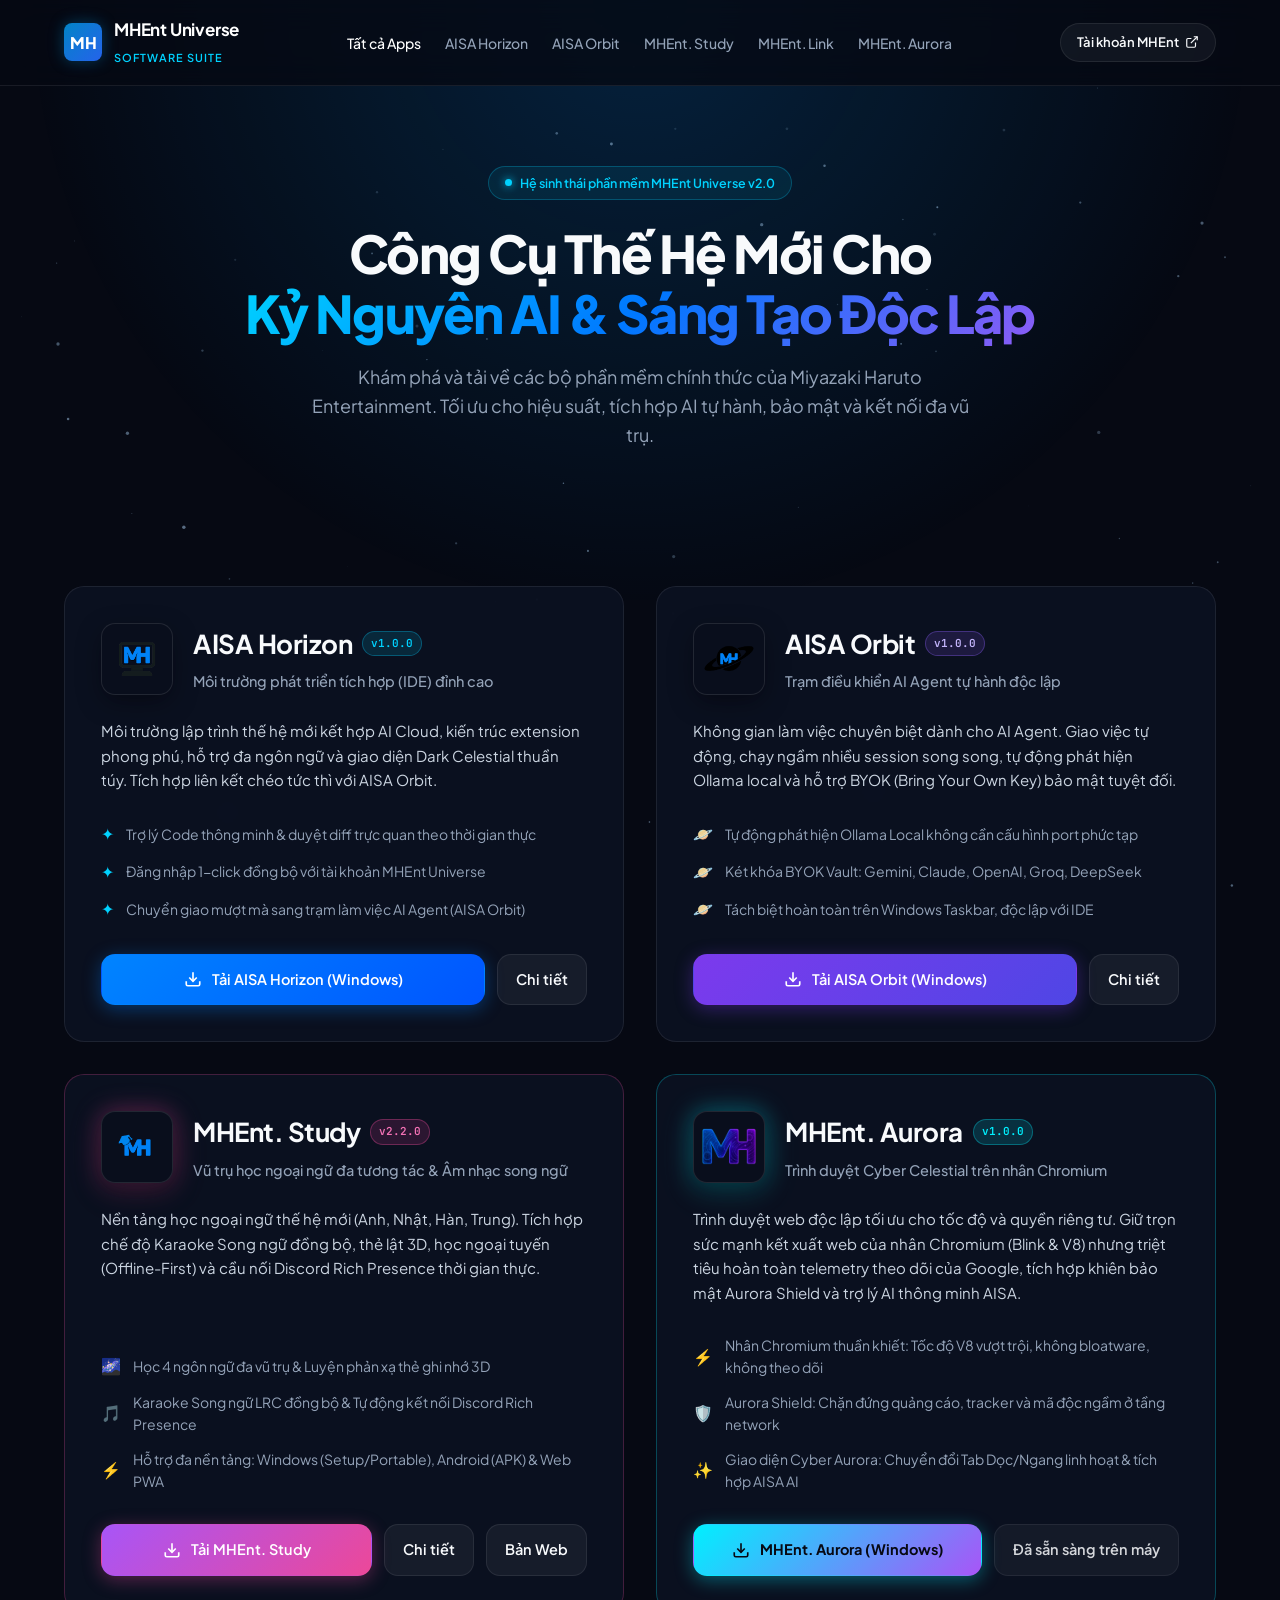
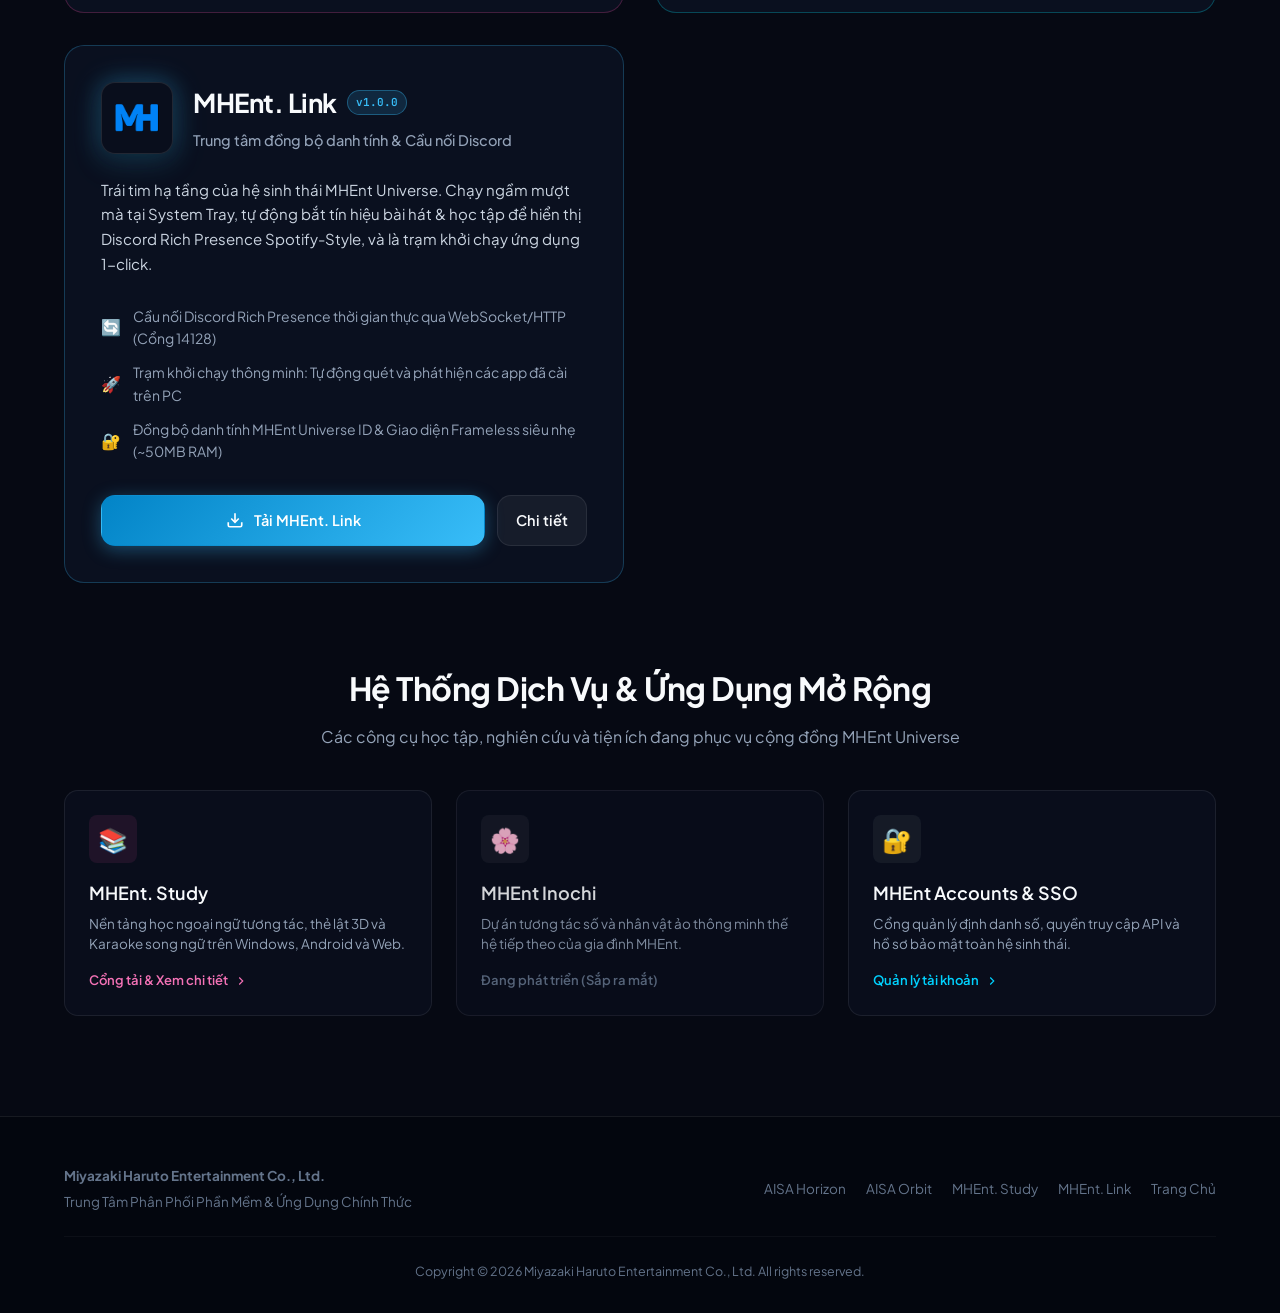
<file: index.html>
<!DOCTYPE html>
<html lang="vi">
<head>
  <meta charset="UTF-8">
  <meta name="viewport" content="width=device-width, initial-scale=1.0">
  <title>MHEnt Universe Apps - Trung Tâm Ứng Dụng & Phần Mềm Chính Thức</title>
  <meta name="description" content="Tải về AISA Horizon, AISA Orbit, MHEnt. Study, MHEnt. Aurora và các phần mềm chính thức từ Miyazaki Haruto Entertainment Co., Ltd.">
  <link rel="icon" type="image/png" href="assets/horizon_logo.png">
  <link rel="stylesheet" href="css/style.css">
</head>
<body>
  <canvas class="cosmic-canvas"></canvas>

  <!-- Navbar -->
  <header class="navbar">
    <div class="container nav-wrapper">
      <a href="/" class="brand-link">
        <div class="brand-badge-logo">MH</div>
        <div class="brand-text">
          <h1>MHEnt Universe</h1>
          <span>Software Suite</span>
        </div>
      </a>

      <nav>
        <ul class="nav-links">
          <li><a href="/" class="active">Tất cả Apps</a></li>
          <li><a href="/horizon">AISA Horizon</a></li>
          <li><a href="/orbit">AISA Orbit</a></li>
          <li><a href="/study">MHEnt. Study</a></li>
          <li><a href="/link">MHEnt. Link</a></li>
          <li><a href="#aurora">MHEnt. Aurora</a></li>
        </ul>
      </nav>

      <a href="https://accounts.mhentuniverse.com" target="_blank" rel="noopener" class="nav-cta">
        <span>Tài khoản MHEnt</span>
        <svg width="14" height="14" viewBox="0 0 24 24" fill="none" stroke="currentColor" stroke-width="2"><path d="M18 13v6a2 2 0 0 1-2 2H5a2 2 0 0 1-2-2V8a2 2 0 0 1 2-2h6"></path><polyline points="15 3 21 3 21 9"></polyline><line x1="10" y1="14" x2="21" y2="3"></line></svg>
      </a>
    </div>
  </header>

  <!-- Hero -->
  <main class="container">
    <section class="hero">
      <div class="hero-pill">
        <span class="hero-pill-dot"></span>
        <span>Hệ sinh thái phần mềm MHEnt Universe v2.0</span>
      </div>
      <h2 class="hero-title">
        Công Cụ Thế Hệ Mới Cho <br>
        <span class="gradient-text">Kỷ Nguyên AI & Sáng Tạo Độc Lập</span>
      </h2>
      <p class="hero-subtitle">
        Khám phá và tải về các bộ phần mềm chính thức của Miyazaki Haruto Entertainment. Tối ưu cho hiệu suất, tích hợp AI tự hành, bảo mật và kết nối đa vũ trụ.
      </p>
    </section>

    <!-- Main Apps Grid -->
    <section class="apps-grid">
      
      <!-- Card 1: AISA Horizon -->
      <article class="app-card">
        <div class="card-header">
          <img src="assets/horizon_logo.png" alt="AISA Horizon Logo" class="app-icon">
          <div class="card-title-group">
            <h2>
              AISA Horizon
              <span class="badge badge-version">v1.0.0</span>
            </h2>
            <div class="card-tagline">Môi trường phát triển tích hợp (IDE) đỉnh cao</div>
          </div>
        </div>

        <p class="card-desc">
          Môi trường lập trình thế hệ mới kết hợp AI Cloud, kiến trúc extension phong phú, hỗ trợ đa ngôn ngữ và giao diện Dark Celestial thuần túy. Tích hợp liên kết chéo tức thì với AISA Orbit.
        </p>

        <ul class="feature-list">
          <li>
            <span class="feature-icon">✦</span>
            <span>Trợ lý Code thông minh & duyệt diff trực quan theo thời gian thực</span>
          </li>
          <li>
            <span class="feature-icon">✦</span>
            <span>Đăng nhập 1-click đồng bộ với tài khoản MHEnt Universe</span>
          </li>
          <li>
            <span class="feature-icon">✦</span>
            <span>Chuyển giao mượt mà sang trạm làm việc AI Agent (AISA Orbit)</span>
          </li>
        </ul>

        <div class="card-actions">
          <a href="/horizon" class="btn btn-primary" data-app="horizon">
            <svg width="18" height="18" viewBox="0 0 24 24" fill="none" stroke="currentColor" stroke-width="2.2"><path d="M21 15v4a2 2 0 0 1-2 2H5a2 2 0 0 1-2-2v-4"></path><polyline points="7 10 12 15 17 10"></polyline><line x1="12" y1="15" x2="12" y2="3"></line></svg>
            <span>Tải AISA Horizon (Windows)</span>
          </a>
          <a href="/horizon" class="btn btn-secondary">Chi tiết</a>
        </div>
      </article>

      <!-- Card 2: AISA Orbit -->
      <article class="app-card">
        <div class="card-header">
          <img src="assets/orbit_logo.png" alt="AISA Orbit Logo" class="app-icon">
          <div class="card-title-group">
            <h2>
              AISA Orbit
              <span class="badge badge-version" style="background: rgba(139, 92, 246, 0.15); color: #c4b5fd; border-color: rgba(139, 92, 246, 0.35);">v1.0.0</span>
            </h2>
            <div class="card-tagline">Trạm điều khiển AI Agent tự hành độc lập</div>
          </div>
        </div>

        <p class="card-desc">
          Không gian làm việc chuyên biệt dành cho AI Agent. Giao việc tự động, chạy ngầm nhiều session song song, tự động phát hiện Ollama local và hỗ trợ BYOK (Bring Your Own Key) bảo mật tuyệt đối.
        </p>

        <ul class="feature-list">
          <li>
            <span class="feature-icon">🪐</span>
            <span>Tự động phát hiện Ollama Local không cần cấu hình port phức tạp</span>
          </li>
          <li>
            <span class="feature-icon">🪐</span>
            <span>Két khóa BYOK Vault: Gemini, Claude, OpenAI, Groq, DeepSeek</span>
          </li>
          <li>
            <span class="feature-icon">🪐</span>
            <span>Tách biệt hoàn toàn trên Windows Taskbar, độc lập với IDE</span>
          </li>
        </ul>

        <div class="card-actions">
          <a href="/orbit" class="btn btn-primary btn-orbit" data-app="orbit">
            <svg width="18" height="18" viewBox="0 0 24 24" fill="none" stroke="currentColor" stroke-width="2.2"><path d="M21 15v4a2 2 0 0 1-2 2H5a2 2 0 0 1-2-2v-4"></path><polyline points="7 10 12 15 17 10"></polyline><line x1="12" y1="15" x2="12" y2="3"></line></svg>
            <span>Tải AISA Orbit (Windows)</span>
          </a>
          <a href="/orbit" class="btn btn-secondary">Chi tiết</a>
        </div>
      </article>

      <!-- Card 3: MHEnt. Study -->
      <article class="app-card" id="study" style="border-color: rgba(236, 72, 153, 0.25);">
        <div class="card-header">
          <img src="assets/study_logo.png" alt="MHEnt. Study Logo" class="app-icon" style="filter: drop-shadow(0 0 12px rgba(236, 72, 153, 0.4));">
          <div class="card-title-group">
            <h2>
              MHEnt. Study
              <span class="badge badge-version" style="background: rgba(236, 72, 153, 0.15); color: #f472b6; border-color: rgba(236, 72, 153, 0.35);">v2.2.0</span>
            </h2>
            <div class="card-tagline">Vũ trụ học ngoại ngữ đa tương tác & Âm nhạc song ngữ</div>
          </div>
        </div>

        <p class="card-desc">
          Nền tảng học ngoại ngữ thế hệ mới (Anh, Nhật, Hàn, Trung). Tích hợp chế độ Karaoke Song ngữ đồng bộ, thẻ lật 3D, học ngoại tuyến (Offline-First) và cầu nối Discord Rich Presence thời gian thực.
        </p>

        <ul class="feature-list">
          <li>
            <span class="feature-icon" style="color: #f472b6;">🌌</span>
            <span>Học 4 ngôn ngữ đa vũ trụ & Luyện phản xạ thẻ ghi nhớ 3D</span>
          </li>
          <li>
            <span class="feature-icon" style="color: #a855f7;">🎵</span>
            <span>Karaoke Song ngữ LRC đồng bộ & Tự động kết nối Discord Rich Presence</span>
          </li>
          <li>
            <span class="feature-icon" style="color: #38bdf8;">⚡</span>
            <span>Hỗ trợ đa nền tảng: Windows (Setup/Portable), Android (APK) & Web PWA</span>
          </li>
        </ul>

        <div class="card-actions">
          <a href="/study" class="btn btn-primary btn-study" data-app="study">
            <svg width="18" height="18" viewBox="0 0 24 24" fill="none" stroke="currentColor" stroke-width="2.2"><path d="M21 15v4a2 2 0 0 1-2 2H5a2 2 0 0 1-2-2v-4"></path><polyline points="7 10 12 15 17 10"></polyline><line x1="12" y1="15" x2="12" y2="3"></line></svg>
            <span>Tải MHEnt. Study</span>
          </a>
          <a href="/study" class="btn btn-secondary">Chi tiết</a>
          <a href="https://study.mhentuniverse.com" target="_blank" rel="noopener" class="btn btn-secondary" title="Mở trực tiếp bản Web">Bản Web</a>
        </div>
      </article>

      <!-- Card 4: MHEnt. Aurora -->
      <article class="app-card" id="aurora" style="border-color: rgba(0, 240, 255, 0.25);">
        <div class="card-header">
          <img src="assets/aurora_logo.png" alt="MHEnt. Aurora Logo" class="app-icon" style="filter: drop-shadow(0 0 12px rgba(0, 240, 255, 0.4));">
          <div class="card-title-group">
            <h2>
              MHEnt. Aurora
              <span class="badge badge-version" style="background: rgba(0, 240, 255, 0.15); color: #00f0ff; border-color: rgba(0, 240, 255, 0.3);">v1.0.0</span>
            </h2>
            <div class="card-tagline">Trình duyệt Cyber Celestial trên nhân Chromium</div>
          </div>
        </div>

        <p class="card-desc">
          Trình duyệt web độc lập tối ưu cho tốc độ và quyền riêng tư. Giữ trọn sức mạnh kết xuất web của nhân Chromium (Blink & V8) nhưng triệt tiêu hoàn toàn telemetry theo dõi của Google, tích hợp khiên bảo mật Aurora Shield và trợ lý AI thông minh AISA.
        </p>

        <ul class="feature-list">
          <li>
            <span class="feature-icon" style="color: #00f0ff;">⚡</span>
            <span>Nhân Chromium thuần khiết: Tốc độ V8 vượt trội, không bloatware, không theo dõi</span>
          </li>
          <li>
            <span class="feature-icon" style="color: #a855f7;">🛡️</span>
            <span>Aurora Shield: Chặn đứng quảng cáo, tracker và mã độc ngầm ở tầng network</span>
          </li>
          <li>
            <span class="feature-icon" style="color: #00f0ff;">✨</span>
            <span>Giao diện Cyber Aurora: Chuyển đổi Tab Dọc/Ngang linh hoạt & tích hợp AISA AI</span>
          </li>
        </ul>

        <div class="card-actions">
          <a href="#aurora" class="btn btn-primary btn-aurora">
            <svg width="18" height="18" viewBox="0 0 24 24" fill="none" stroke="currentColor" stroke-width="2.2"><path d="M21 15v4a2 2 0 0 1-2 2H5a2 2 0 0 1-2-2v-4"></path><polyline points="7 10 12 15 17 10"></polyline><line x1="12" y1="15" x2="12" y2="3"></line></svg>
            <span>MHEnt. Aurora (Windows)</span>
          </a>
          <span class="btn btn-secondary" style="cursor: default; opacity: 0.85;">Đã sẵn sàng trên máy</span>
        </div>
      </article>

          <!-- Card 5: MHEnt. Link -->
      <article class="app-card" id="link" style="border-color: rgba(56, 189, 248, 0.25);">
        <div class="card-header">
          <img src="assets/link_logo.png" alt="MHEnt. Link Logo" class="app-icon" style="filter: drop-shadow(0 0 12px rgba(56, 189, 248, 0.4)); padding: 10px;">
          <div class="card-title-group">
            <h2>
              MHEnt. Link
              <span class="badge badge-version" style="background: rgba(56, 189, 248, 0.15); color: #38bdf8; border-color: rgba(56, 189, 248, 0.35);">v1.0.0</span>
            </h2>
            <div class="card-tagline">Trung tâm đồng bộ danh tính & Cầu nối Discord</div>
          </div>
        </div>

        <p class="card-desc">
          Trái tim hạ tầng của hệ sinh thái MHEnt Universe. Chạy ngầm mượt mà tại System Tray, tự động bắt tín hiệu bài hát & học tập để hiển thị Discord Rich Presence Spotify-Style, và là trạm khởi chạy ứng dụng 1-click.
        </p>

        <ul class="feature-list">
          <li>
            <span class="feature-icon" style="color: #38bdf8;">🔄</span>
            <span>Cầu nối Discord Rich Presence thời gian thực qua WebSocket/HTTP (Cổng 14128)</span>
          </li>
          <li>
            <span class="feature-icon" style="color: #38bdf8;">🚀</span>
            <span>Trạm khởi chạy thông minh: Tự động quét và phát hiện các app đã cài trên PC</span>
          </li>
          <li>
            <span class="feature-icon" style="color: #38bdf8;">🔐</span>
            <span>Đồng bộ danh tính MHEnt Universe ID & Giao diện Frameless siêu nhẹ (~50MB RAM)</span>
          </li>
        </ul>

        <div class="card-actions">
          <a href="/link" class="btn btn-primary" style="background: linear-gradient(135deg, #0284c7, #38bdf8); box-shadow: 0 4px 18px rgba(56, 189, 248, 0.35);" data-app="link">
            <svg width="18" height="18" viewBox="0 0 24 24" fill="none" stroke="currentColor" stroke-width="2.2"><path d="M21 15v4a2 2 0 0 1-2 2H5a2 2 0 0 1-2-2v-4"></path><polyline points="7 10 12 15 17 10"></polyline><line x1="12" y1="15" x2="12" y2="3"></line></svg>
            <span>Tải MHEnt. Link</span>
          </a>
          <a href="/link" class="btn btn-secondary">Chi tiết</a>
        </div>
      </article>

    </section>

    <!-- More Apps Section -->
    <section class="more-apps">
      <div class="section-header">
        <h3>Hệ Thống Dịch Vụ & Ứng Dụng Mở Rộng</h3>
        <p>Các công cụ học tập, nghiên cứu và tiện ích đang phục vụ cộng đồng MHEnt Universe</p>
      </div>

      <div class="mini-grid">
        <!-- Study Portal -->
        <a href="/study" class="mini-card">
          <div class="mini-card-icon" style="background: rgba(236, 72, 153, 0.1); color: #f472b6;">📚</div>
          <h4>MHEnt. Study</h4>
          <p>Nền tảng học ngoại ngữ tương tác, thẻ lật 3D và Karaoke song ngữ trên Windows, Android và Web.</p>
          <div class="mini-card-link" style="color: #f472b6;">
            <span>Cổng tải & Xem chi tiết</span>
            <svg width="14" height="14" viewBox="0 0 24 24" fill="none" stroke="currentColor" stroke-width="2"><polyline points="9 18 15 12 9 6"></polyline></svg>
          </div>
        </a>

        <!-- Inochi -->
        <div class="mini-card" style="opacity: 0.85;">
          <div class="mini-card-icon">🌸</div>
          <h4>MHEnt Inochi</h4>
          <p>Dự án tương tác số và nhân vật ảo thông minh thế hệ tiếp theo của gia đình MHEnt.</p>
          <div class="mini-card-link" style="color: var(--text-dim);">
            <span>Đang phát triển (Sắp ra mắt)</span>
          </div>
        </div>

        <!-- MHEnt Account Portal -->
        <a href="https://accounts.mhentuniverse.com" target="_blank" rel="noopener" class="mini-card">
          <div class="mini-card-icon">🔐</div>
          <h4>MHEnt Accounts & SSO</h4>
          <p>Cổng quản lý định danh số, quyền truy cập API và hồ sơ bảo mật toàn hệ sinh thái.</p>
          <div class="mini-card-link">
            <span>Quản lý tài khoản</span>
            <svg width="14" height="14" viewBox="0 0 24 24" fill="none" stroke="currentColor" stroke-width="2"><polyline points="9 18 15 12 9 6"></polyline></svg>
          </div>
        </a>
      </div>
    </section>
  </main>

  <footer class="footer">
    <div class="container">
      <div class="footer-content">
        <div>
          <strong>Miyazaki Haruto Entertainment Co., Ltd.</strong>
          <p style="margin-top: 4px;">Trung Tâm Phân Phối Phần Mềm & Ứng Dụng Chính Thức</p>
        </div>
        <ul class="footer-links">
          <li><a href="/horizon">AISA Horizon</a></li>
          <li><a href="/orbit">AISA Orbit</a></li>
          <li><a href="/study">MHEnt. Study</a></li>
          <li><a href="/link">MHEnt. Link</a></li>
          <li><a href="https://mhentuniverse.com" target="_blank" rel="noopener">Trang Chủ</a></li>
        </ul>
      </div>
      <div class="footer-bottom">
        Copyright © 2026 Miyazaki Haruto Entertainment Co., Ltd. All rights reserved.
      </div>
    </div>
  </footer>

  <script src="js/config.js"></script>
  <script src="js/main.js"></script>
</body>
</html>
</file>
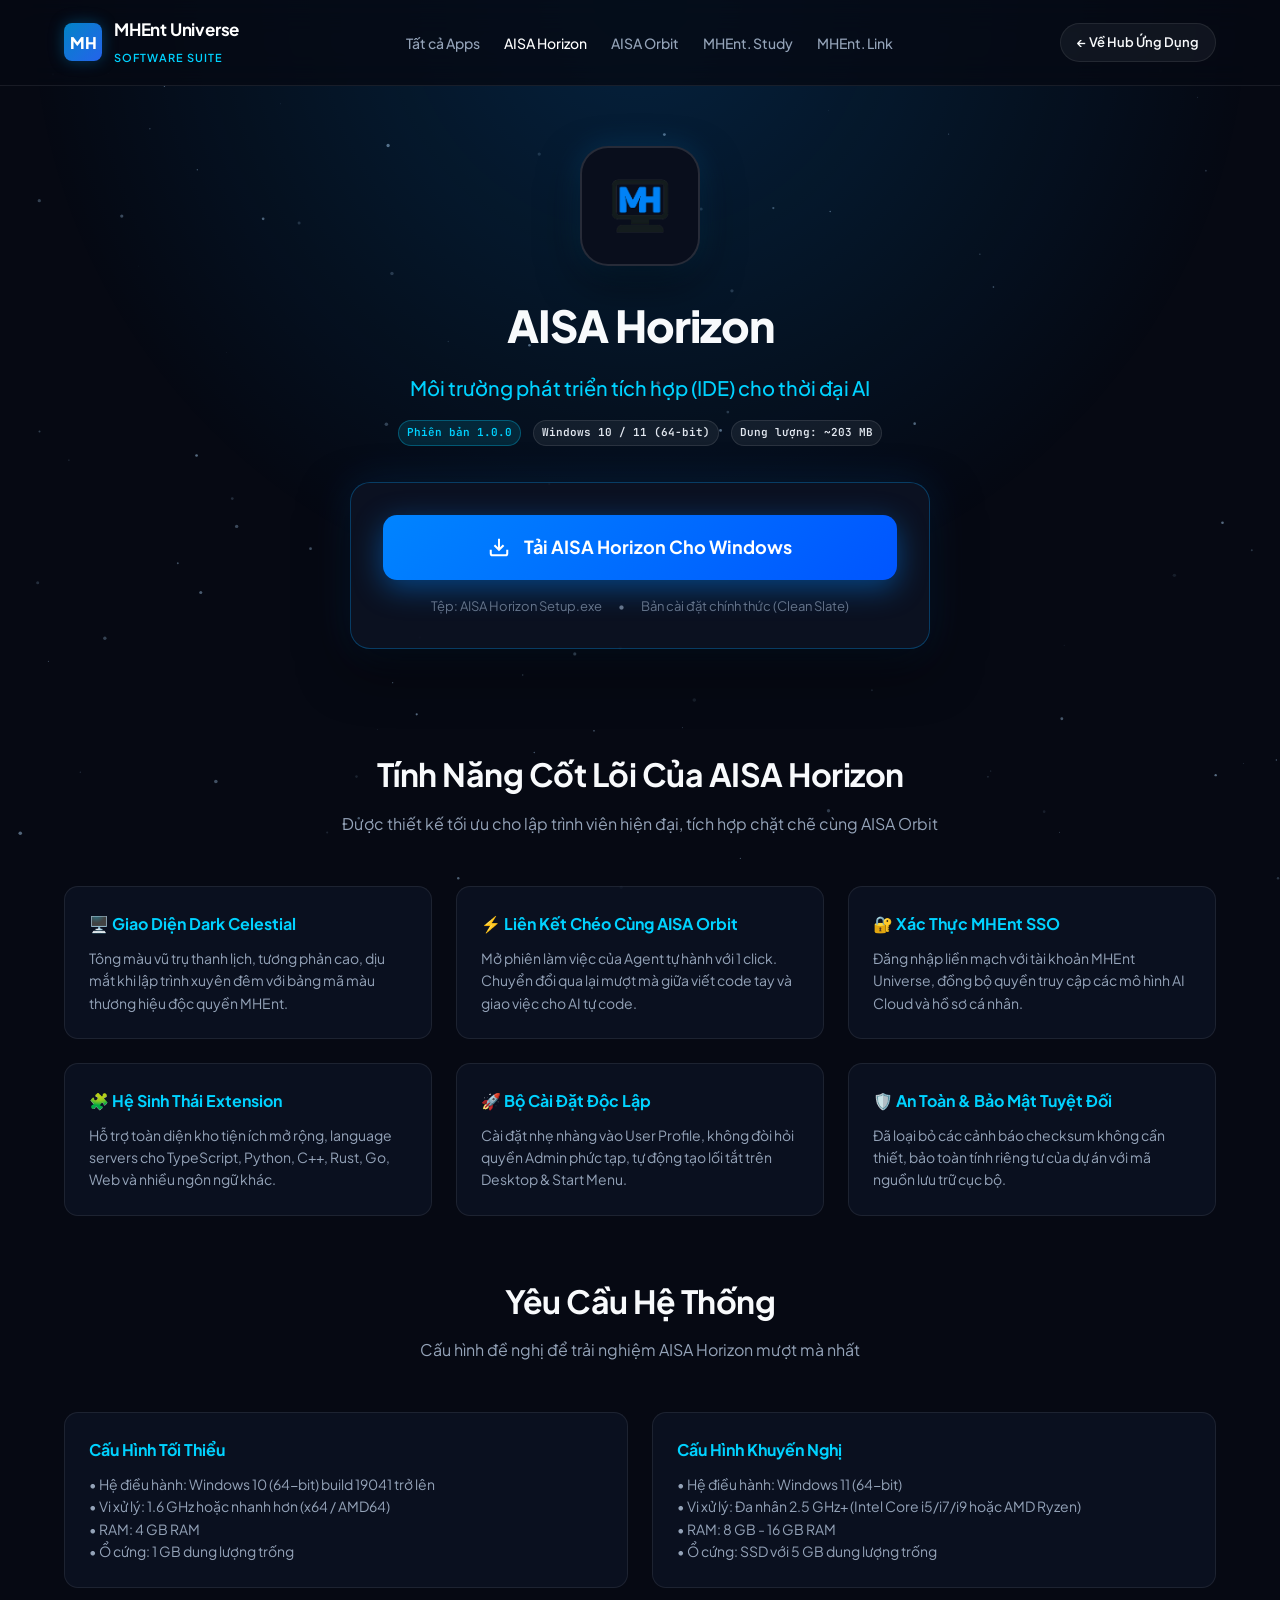
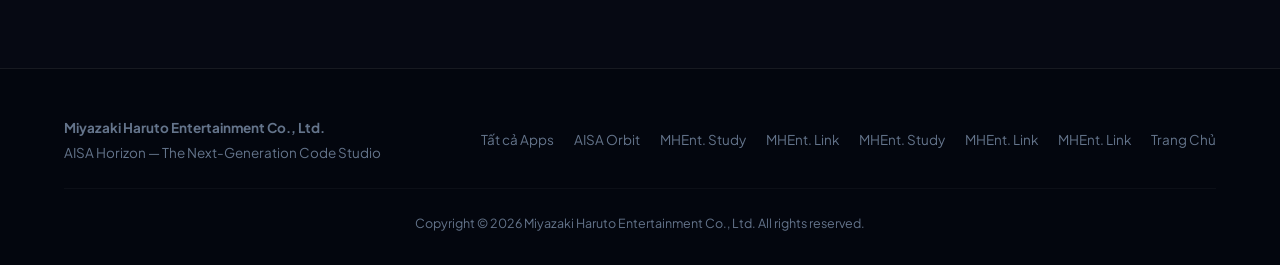
<file: horizon.html>
<!DOCTYPE html>
<html lang="vi">
<head>
  <meta charset="UTF-8">
  <meta name="viewport" content="width=device-width, initial-scale=1.0">
  <title>Tải Về AISA Horizon (IDE) - MHEnt Universe</title>
  <meta name="description" content="Tải về AISA Horizon - Môi trường lập trình thế hệ mới với AI tích hợp và giao diện Dark Celestial từ Miyazaki Haruto Entertainment.">
  <link rel="icon" type="image/png" href="assets/horizon_logo.png">
  <link rel="stylesheet" href="css/style.css">
</head>
<body>
  <canvas class="cosmic-canvas"></canvas>

  <!-- Navbar -->
  <header class="navbar">
    <div class="container nav-wrapper">
      <a href="/" class="brand-link">
        <div class="brand-badge-logo">MH</div>
        <div class="brand-text">
          <h1>MHEnt Universe</h1>
          <span>Software Suite</span>
        </div>
      </a>

      <nav>
        <ul class="nav-links">
          <li><a href="/">Tất cả Apps</a></li>
          <li><a href="/horizon" class="active">AISA Horizon</a></li>
          <li><a href="/orbit">AISA Orbit</a></li>
          <li><a href="/study">MHEnt. Study</a></li>
          <li><a href="/link">MHEnt. Link</a></li>
        </ul>
      </nav>

      <a href="/" class="nav-cta">
        <span>← Về Hub Ứng Dụng</span>
      </a>
    </div>
  </header>

  <main class="container">
    <section class="app-hero">
      <img src="assets/horizon_logo.png" alt="AISA Horizon Logo" class="app-hero-icon">
      <h1>AISA Horizon</h1>
      <div class="app-hero-tagline">Môi trường phát triển tích hợp (IDE) cho thời đại AI</div>
      
      <div class="app-hero-meta">
        <span class="badge badge-version">Phiên bản 1.0.0</span>
        <span class="badge badge-platform">Windows 10 / 11 (64-bit)</span>
        <span class="badge badge-platform">Dung lượng: ~203 MB</span>
      </div>

      <!-- Download Box -->
      <div class="download-box">
        <a href="https://github.com/mhentuniverse/aisa-horizon/releases/latest/download/AISA.Horizon.Setup.exe" class="download-btn-main" data-app="horizon">
          <svg width="22" height="22" viewBox="0 0 24 24" fill="none" stroke="currentColor" stroke-width="2.2"><path d="M21 15v4a2 2 0 0 1-2 2H5a2 2 0 0 1-2-2v-4"></path><polyline points="7 10 12 15 17 10"></polyline><line x1="12" y1="15" x2="12" y2="3"></line></svg>
          <span>Tải AISA Horizon Cho Windows</span>
        </a>
        <div class="download-subinfo">
          <span>Tệp: AISA Horizon Setup.exe</span>
          <span>•</span>
          <span>Bản cài đặt chính thức (Clean Slate)</span>
        </div>
      </div>
    </section>

    <!-- Detailed Highlights -->
    <section class="section-header">
      <h3>Tính Năng Cốt Lõi Của AISA Horizon</h3>
      <p>Được thiết kế tối ưu cho lập trình viên hiện đại, tích hợp chặt chẽ cùng AISA Orbit</p>
    </section>

    <div class="specs-grid">
      <div class="spec-card">
        <h4>🖥️ Giao Diện Dark Celestial</h4>
        <p>Tông màu vũ trụ thanh lịch, tương phản cao, dịu mắt khi lập trình xuyên đêm với bảng mã màu thương hiệu độc quyền MHEnt.</p>
      </div>

      <div class="spec-card">
        <h4>⚡ Liên Kết Chéo Cùng AISA Orbit</h4>
        <p>Mở phiên làm việc của Agent tự hành với 1 click. Chuyển đổi qua lại mượt mà giữa viết code tay và giao việc cho AI tự code.</p>
      </div>

      <div class="spec-card">
        <h4>🔐 Xác Thực MHEnt SSO</h4>
        <p>Đăng nhập liền mạch với tài khoản MHEnt Universe, đồng bộ quyền truy cập các mô hình AI Cloud và hồ sơ cá nhân.</p>
      </div>

      <div class="spec-card">
        <h4>🧩 Hệ Sinh Thái Extension</h4>
        <p>Hỗ trợ toàn diện kho tiện ích mở rộng, language servers cho TypeScript, Python, C++, Rust, Go, Web và nhiều ngôn ngữ khác.</p>
      </div>

      <div class="spec-card">
        <h4>🚀 Bộ Cài Đặt Độc Lập</h4>
        <p>Cài đặt nhẹ nhàng vào User Profile, không đòi hỏi quyền Admin phức tạp, tự động tạo lối tắt trên Desktop & Start Menu.</p>
      </div>

      <div class="spec-card">
        <h4>🛡️ An Toàn & Bảo Mật Tuyệt Đối</h4>
        <p>Đã loại bỏ các cảnh báo checksum không cần thiết, bảo toàn tính riêng tư của dự án với mã nguồn lưu trữ cục bộ.</p>
      </div>
    </div>

    <!-- System Requirements -->
    <section style="margin: 60px 0 20px;">
      <div class="section-header">
        <h3>Yêu Cầu Hệ Thống</h3>
        <p>Cấu hình đề nghị để trải nghiệm AISA Horizon mượt mà nhất</p>
      </div>

      <div class="specs-grid" style="grid-template-columns: repeat(2, 1fr);">
        <div class="spec-card">
          <h4>Cấu Hình Tối Thiểu</h4>
          <p>• Hệ điều hành: Windows 10 (64-bit) build 19041 trở lên<br>
          • Vi xử lý: 1.6 GHz hoặc nhanh hơn (x64 / AMD64)<br>
          • RAM: 4 GB RAM<br>
          • Ổ cứng: 1 GB dung lượng trống</p>
        </div>
        <div class="spec-card">
          <h4>Cấu Hình Khuyến Nghị</h4>
          <p>• Hệ điều hành: Windows 11 (64-bit)<br>
          • Vi xử lý: Đa nhân 2.5 GHz+ (Intel Core i5/i7/i9 hoặc AMD Ryzen)<br>
          • RAM: 8 GB - 16 GB RAM<br>
          • Ổ cứng: SSD với 5 GB dung lượng trống</p>
        </div>
      </div>
    </section>
  </main>

  <footer class="footer">
    <div class="container">
      <div class="footer-content">
        <div>
          <strong>Miyazaki Haruto Entertainment Co., Ltd.</strong>
          <p style="margin-top: 4px;">AISA Horizon — The Next-Generation Code Studio</p>
        </div>
        <ul class="footer-links">
          <li><a href="/">Tất cả Apps</a></li>
          <li><a href="/orbit">AISA Orbit</a></li>
          <li><a href="/study">MHEnt. Study</a></li>
          <li><a href="/link">MHEnt. Link</a></li>
          <li><a href="/study">MHEnt. Study</a></li>
          <li><a href="/link">MHEnt. Link</a></li>
          <li><a href="/link">MHEnt. Link</a></li>
          <li><a href="https://mhentuniverse.com" target="_blank" rel="noopener">Trang Chủ</a></li>
        </ul>
      </div>
      <div class="footer-bottom">
        Copyright © 2026 Miyazaki Haruto Entertainment Co., Ltd. All rights reserved.
      </div>
    </div>
  </footer>

  <script src="js/config.js"></script>
  <script src="js/main.js"></script>
</body>
</html>
</file>
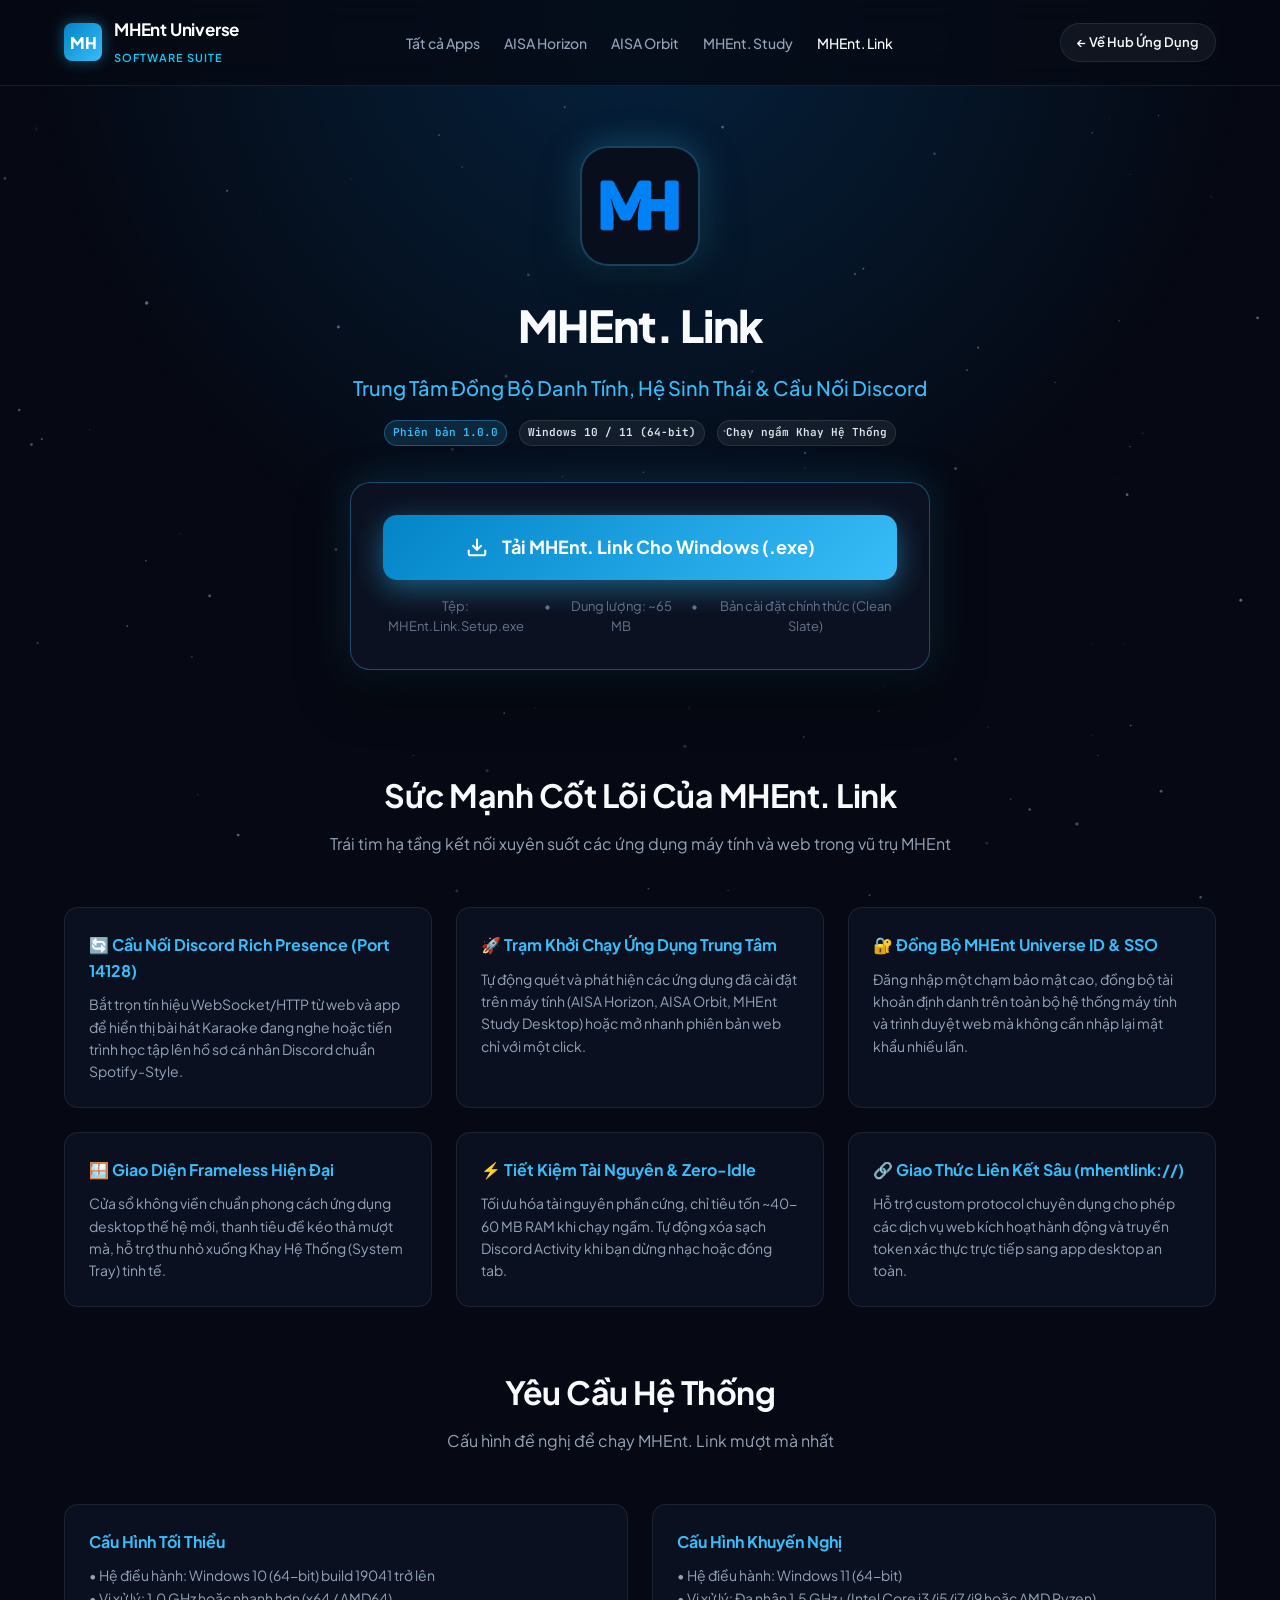
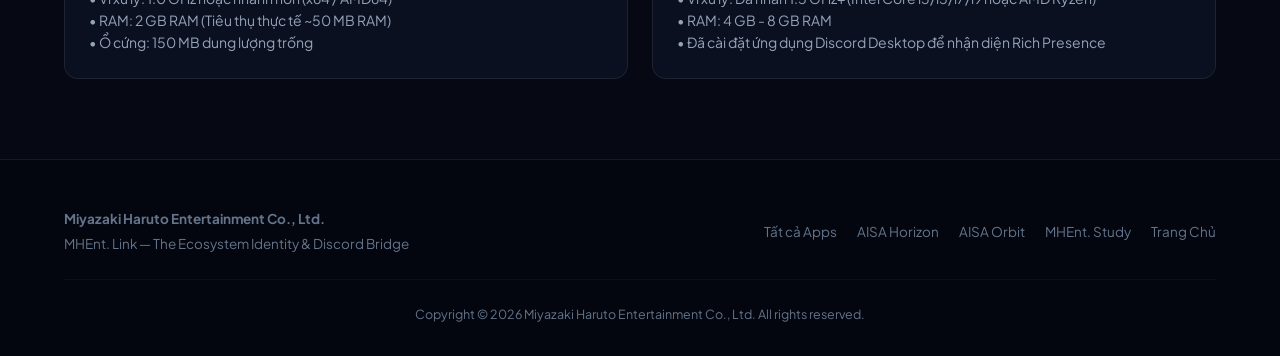
<file: link.html>
<!DOCTYPE html>
<html lang="vi">
<head>
  <meta charset="UTF-8">
  <meta name="viewport" content="width=device-width, initial-scale=1.0">
  <title>Tải Về MHEnt. Link - Trung Tâm Đồng Bộ & Cầu Nối Vũ Trụ</title>
  <meta name="description" content="Tải về MHEnt. Link cho Windows - Cầu nối Discord Rich Presence thời gian thực, đồng bộ MHEnt Universe ID và trạm khởi chạy ứng dụng hệ sinh thái.">
  <link rel="icon" type="image/png" href="assets/link_logo.png">
  <link rel="stylesheet" href="css/style.css">
</head>
<body>
  <canvas class="cosmic-canvas"></canvas>

  <!-- Navbar -->
  <header class="navbar">
    <div class="container nav-wrapper">
      <a href="/" class="brand-link">
        <div class="brand-badge-logo" style="background: linear-gradient(135deg, #0284c7, #38bdf8); box-shadow: 0 0 15px rgba(56, 189, 248, 0.4);">MH</div>
        <div class="brand-text">
          <h1>MHEnt Universe</h1>
          <span>Software Suite</span>
        </div>
      </a>

      <nav>
        <ul class="nav-links">
          <li><a href="/">Tất cả Apps</a></li>
          <li><a href="/horizon">AISA Horizon</a></li>
          <li><a href="/orbit">AISA Orbit</a></li>
          <li><a href="/study">MHEnt. Study</a></li>
          <li><a href="/link" class="active">MHEnt. Link</a></li>
        </ul>
      </nav>

      <a href="/" class="nav-cta">
        <span>← Về Hub Ứng Dụng</span>
      </a>
    </div>
  </header>

  <main class="container">
    <!-- App Hero -->
    <section class="app-hero">
      <img src="assets/link_logo.png" alt="MHEnt. Link Logo" class="app-hero-icon" style="box-shadow: 0 16px 40px rgba(0, 0, 0, 0.5), 0 0 35px rgba(56, 189, 248, 0.35); border-color: rgba(56, 189, 248, 0.3); padding: 12px;">
      <h1>MHEnt. Link</h1>
      <div class="app-hero-tagline" style="color: #38bdf8;">Trung Tâm Đồng Bộ Danh Tính, Hệ Sinh Thái & Cầu Nối Discord</div>
      
      <div class="app-hero-meta">
        <span class="badge badge-version" style="background: rgba(56, 189, 248, 0.15); color: #38bdf8; border-color: rgba(56, 189, 248, 0.35);">Phiên bản 1.0.0</span>
        <span class="badge badge-platform">Windows 10 / 11 (64-bit)</span>
        <span class="badge badge-platform">Chạy ngầm Khay Hệ Thống</span>
      </div>

      <!-- Main Download Box -->
      <div class="download-box" style="border-color: rgba(56, 189, 248, 0.35); box-shadow: 0 20px 50px rgba(0, 0, 0, 0.5), 0 0 40px rgba(56, 189, 248, 0.2);">
        <a href="https://github.com/mhentuniverse/mhent-study/releases/latest/download/MHEnt.Link.Setup.exe" class="download-btn-main" style="background: linear-gradient(135deg, #0284c7, #38bdf8); box-shadow: 0 8px 30px rgba(56, 189, 248, 0.45);" data-app="link">
          <svg width="22" height="22" viewBox="0 0 24 24" fill="none" stroke="currentColor" stroke-width="2.2"><path d="M21 15v4a2 2 0 0 1-2 2H5a2 2 0 0 1-2-2v-4"></path><polyline points="7 10 12 15 17 10"></polyline><line x1="12" y1="15" x2="12" y2="3"></line></svg>
          <span>Tải MHEnt. Link Cho Windows (.exe)</span>
        </a>
        <div class="download-subinfo">
          <span>Tệp: MHEnt.Link.Setup.exe</span>
          <span>•</span>
          <span>Dung lượng: ~65 MB</span>
          <span>•</span>
          <span>Bản cài đặt chính thức (Clean Slate)</span>
        </div>
      </div>
    </section>

    <!-- Detailed Highlights -->
    <section class="section-header">
      <h3>Sức Mạnh Cốt Lõi Của MHEnt. Link</h3>
      <p>Trái tim hạ tầng kết nối xuyên suốt các ứng dụng máy tính và web trong vũ trụ MHEnt</p>
    </section>

    <div class="specs-grid">
      <div class="spec-card">
        <h4 style="color: #38bdf8;">🔄 Cầu Nối Discord Rich Presence (Port 14128)</h4>
        <p>Bắt trọn tín hiệu WebSocket/HTTP từ web và app để hiển thị bài hát Karaoke đang nghe hoặc tiến trình học tập lên hồ sơ cá nhân Discord chuẩn Spotify-Style.</p>
      </div>

      <div class="spec-card">
        <h4 style="color: #38bdf8;">🚀 Trạm Khởi Chạy Ứng Dụng Trung Tâm</h4>
        <p>Tự động quét và phát hiện các ứng dụng đã cài đặt trên máy tính (AISA Horizon, AISA Orbit, MHEnt Study Desktop) hoặc mở nhanh phiên bản web chỉ với một click.</p>
      </div>

      <div class="spec-card">
        <h4 style="color: #38bdf8;">🔐 Đồng Bộ MHEnt Universe ID & SSO</h4>
        <p>Đăng nhập một chạm bảo mật cao, đồng bộ tài khoản định danh trên toàn bộ hệ thống máy tính và trình duyệt web mà không cần nhập lại mật khẩu nhiều lần.</p>
      </div>

      <div class="spec-card">
        <h4 style="color: #38bdf8;">🪟 Giao Diện Frameless Hiện Đại</h4>
        <p>Cửa sổ không viền chuẩn phong cách ứng dụng desktop thế hệ mới, thanh tiêu đề kéo thả mượt mà, hỗ trợ thu nhỏ xuống Khay Hệ Thống (System Tray) tinh tế.</p>
      </div>

      <div class="spec-card">
        <h4 style="color: #38bdf8;">⚡ Tiết Kiệm Tài Nguyên & Zero-Idle</h4>
        <p>Tối ưu hóa tài nguyên phần cứng, chỉ tiêu tốn ~40-60 MB RAM khi chạy ngầm. Tự động xóa sạch Discord Activity khi bạn dừng nhạc hoặc đóng tab.</p>
      </div>

      <div class="spec-card">
        <h4 style="color: #38bdf8;">🔗 Giao Thức Liên Kết Sâu (mhentlink://)</h4>
        <p>Hỗ trợ custom protocol chuyên dụng cho phép các dịch vụ web kích hoạt hành động và truyền token xác thực trực tiếp sang app desktop an toàn.</p>
      </div>
    </div>

    <!-- System Requirements -->
    <section style="margin: 60px 0 20px;">
      <div class="section-header">
        <h3>Yêu Cầu Hệ Thống</h3>
        <p>Cấu hình đề nghị để chạy MHEnt. Link mượt mà nhất</p>
      </div>

      <div class="specs-grid" style="grid-template-columns: repeat(2, 1fr);">
        <div class="spec-card">
          <h4 style="color: #38bdf8;">Cấu Hình Tối Thiểu</h4>
          <p>• Hệ điều hành: Windows 10 (64-bit) build 19041 trở lên<br>
          • Vi xử lý: 1.0 GHz hoặc nhanh hơn (x64 / AMD64)<br>
          • RAM: 2 GB RAM (Tiêu thụ thực tế ~50 MB RAM)<br>
          • Ổ cứng: 150 MB dung lượng trống</p>
        </div>
        <div class="spec-card">
          <h4 style="color: #38bdf8;">Cấu Hình Khuyến Nghị</h4>
          <p>• Hệ điều hành: Windows 11 (64-bit)<br>
          • Vi xử lý: Đa nhân 1.5 GHz+ (Intel Core i3/i5/i7/i9 hoặc AMD Ryzen)<br>
          • RAM: 4 GB - 8 GB RAM<br>
          • Đã cài đặt ứng dụng Discord Desktop để nhận diện Rich Presence</p>
        </div>
      </div>
    </section>
  </main>

  <!-- Footer -->
  <footer class="footer">
    <div class="container">
      <div class="footer-content">
        <div>
          <strong>Miyazaki Haruto Entertainment Co., Ltd.</strong>
          <p style="margin-top: 4px;">MHEnt. Link — The Ecosystem Identity & Discord Bridge</p>
        </div>
        <ul class="footer-links">
          <li><a href="/">Tất cả Apps</a></li>
          <li><a href="/horizon">AISA Horizon</a></li>
          <li><a href="/orbit">AISA Orbit</a></li>
          <li><a href="/study">MHEnt. Study</a></li>
          <li><a href="https://mhentuniverse.com" target="_blank" rel="noopener">Trang Chủ</a></li>
        </ul>
      </div>
      <div class="footer-bottom">
        Copyright © 2026 Miyazaki Haruto Entertainment Co., Ltd. All rights reserved.
      </div>
    </div>
  </footer>

  <script src="js/config.js"></script>
  <script src="js/main.js"></script>
</body>
</html>
</file>
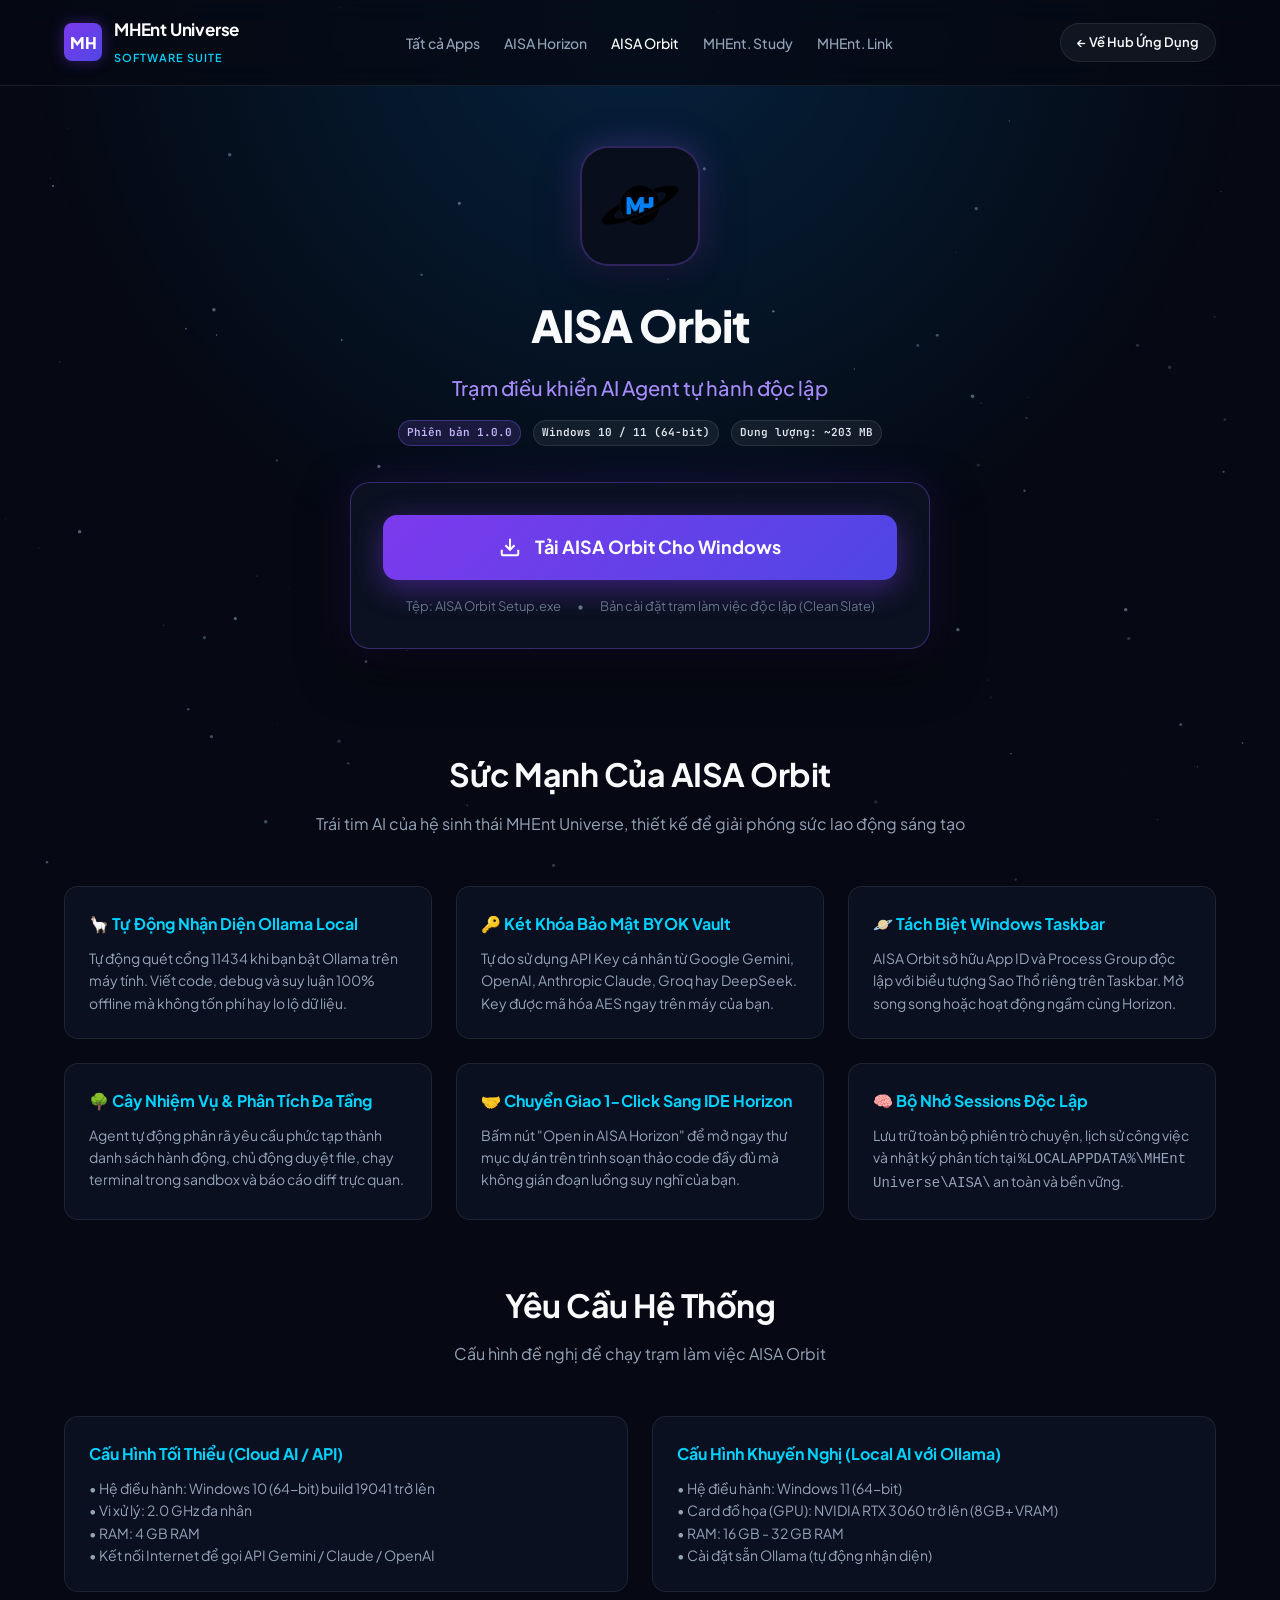
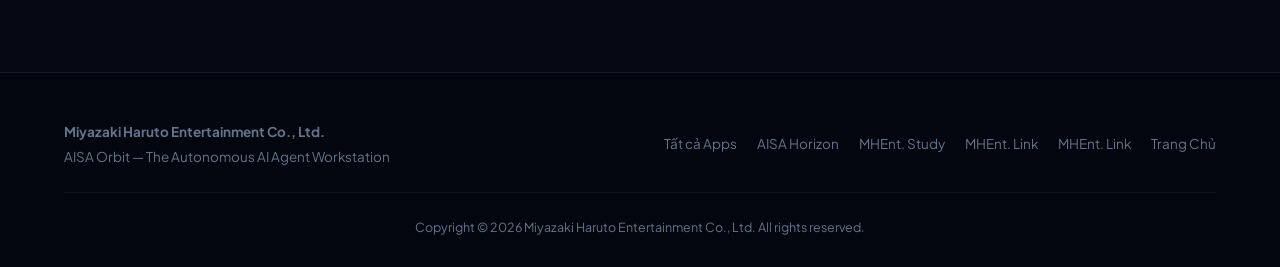
<file: orbit.html>
<!DOCTYPE html>
<html lang="vi">
<head>
  <meta charset="UTF-8">
  <meta name="viewport" content="width=device-width, initial-scale=1.0">
  <title>Tải Về AISA Orbit (Agent Workstation) - MHEnt Universe</title>
  <meta name="description" content="Tải về AISA Orbit - Trạm làm việc AI Agent tự hành độc lập, tự động phát hiện Ollama và hỗ trợ BYOK bảo mật từ Miyazaki Haruto Entertainment.">
  <link rel="icon" type="image/png" href="assets/orbit_logo.png">
  <link rel="stylesheet" href="css/style.css">
</head>
<body>
  <canvas class="cosmic-canvas"></canvas>

  <!-- Navbar -->
  <header class="navbar">
    <div class="container nav-wrapper">
      <a href="/" class="brand-link">
        <div class="brand-badge-logo" style="background: linear-gradient(135deg, #7c3aed, #4f46e5); box-shadow: 0 0 15px rgba(124, 58, 237, 0.4);">MH</div>
        <div class="brand-text">
          <h1>MHEnt Universe</h1>
          <span>Software Suite</span>
        </div>
      </a>

      <nav>
        <ul class="nav-links">
          <li><a href="/">Tất cả Apps</a></li>
          <li><a href="/horizon">AISA Horizon</a></li>
          <li><a href="/orbit" class="active">AISA Orbit</a></li>
          <li><a href="/study">MHEnt. Study</a></li>
          <li><a href="/link">MHEnt. Link</a></li>
        </ul>
      </nav>

      <a href="/" class="nav-cta">
        <span>← Về Hub Ứng Dụng</span>
      </a>
    </div>
  </header>

  <main class="container">
    <section class="app-hero">
      <img src="assets/orbit_logo.png" alt="AISA Orbit Logo" class="app-hero-icon" style="box-shadow: 0 16px 40px rgba(0, 0, 0, 0.5), 0 0 35px rgba(139, 92, 246, 0.35); border-color: rgba(139, 92, 246, 0.3);">
      <h1>AISA Orbit</h1>
      <div class="app-hero-tagline" style="color: #a78bfa;">Trạm điều khiển AI Agent tự hành độc lập</div>
      
      <div class="app-hero-meta">
        <span class="badge badge-version" style="background: rgba(139, 92, 246, 0.15); color: #c4b5fd; border-color: rgba(139, 92, 246, 0.35);">Phiên bản 1.0.0</span>
        <span class="badge badge-platform">Windows 10 / 11 (64-bit)</span>
        <span class="badge badge-platform">Dung lượng: ~203 MB</span>
      </div>

      <!-- Download Box -->
      <div class="download-box" style="border-color: rgba(139, 92, 246, 0.35); box-shadow: 0 20px 50px rgba(0, 0, 0, 0.5), 0 0 40px rgba(124, 58, 237, 0.18);">
        <a href="https://github.com/mhentuniverse/aisa-horizon/releases/latest/download/AISA.Orbit.Setup.exe" class="download-btn-main download-btn-orbit" data-app="orbit">
          <svg width="22" height="22" viewBox="0 0 24 24" fill="none" stroke="currentColor" stroke-width="2.2"><path d="M21 15v4a2 2 0 0 1-2 2H5a2 2 0 0 1-2-2v-4"></path><polyline points="7 10 12 15 17 10"></polyline><line x1="12" y1="15" x2="12" y2="3"></line></svg>
          <span>Tải AISA Orbit Cho Windows</span>
        </a>
        <div class="download-subinfo">
          <span>Tệp: AISA Orbit Setup.exe</span>
          <span>•</span>
          <span>Bản cài đặt trạm làm việc độc lập (Clean Slate)</span>
        </div>
      </div>
    </section>

    <!-- Detailed Highlights -->
    <section class="section-header">
      <h3>Sức Mạnh Của AISA Orbit</h3>
      <p>Trái tim AI của hệ sinh thái MHEnt Universe, thiết kế để giải phóng sức lao động sáng tạo</p>
    </section>

    <div class="specs-grid">
      <div class="spec-card">
        <h4>🦙 Tự Động Nhận Diện Ollama Local</h4>
        <p>Tự động quét cổng 11434 khi bạn bật Ollama trên máy tính. Viết code, debug và suy luận 100% offline mà không tốn phí hay lo lộ dữ liệu.</p>
      </div>

      <div class="spec-card">
        <h4>🔑 Két Khóa Bảo Mật BYOK Vault</h4>
        <p>Tự do sử dụng API Key cá nhân từ Google Gemini, OpenAI, Anthropic Claude, Groq hay DeepSeek. Key được mã hóa AES ngay trên máy của bạn.</p>
      </div>

      <div class="spec-card">
        <h4>🪐 Tách Biệt Windows Taskbar</h4>
        <p>AISA Orbit sở hữu App ID và Process Group độc lập với biểu tượng Sao Thổ riêng trên Taskbar. Mở song song hoặc hoạt động ngầm cùng Horizon.</p>
      </div>

      <div class="spec-card">
        <h4>🌳 Cây Nhiệm Vụ & Phân Tích Đa Tầng</h4>
        <p>Agent tự động phân rã yêu cầu phức tạp thành danh sách hành động, chủ động duyệt file, chạy terminal trong sandbox và báo cáo diff trực quan.</p>
      </div>

      <div class="spec-card">
        <h4>🤝 Chuyển Giao 1-Click Sang IDE Horizon</h4>
        <p>Bấm nút "Open in AISA Horizon" để mở ngay thư mục dự án trên trình soạn thảo code đầy đủ mà không gián đoạn luồng suy nghĩ của bạn.</p>
      </div>

      <div class="spec-card">
        <h4>🧠 Bộ Nhớ Sessions Độc Lập</h4>
        <p>Lưu trữ toàn bộ phiên trò chuyện, lịch sử công việc và nhật ký phân tích tại <code>%LOCALAPPDATA%\MHEnt Universe\AISA\</code> an toàn và bền vững.</p>
      </div>
    </div>

    <!-- System Requirements -->
    <section style="margin: 60px 0 20px;">
      <div class="section-header">
        <h3>Yêu Cầu Hệ Thống</h3>
        <p>Cấu hình đề nghị để chạy trạm làm việc AISA Orbit</p>
      </div>

      <div class="specs-grid" style="grid-template-columns: repeat(2, 1fr);">
        <div class="spec-card">
          <h4>Cấu Hình Tối Thiểu (Cloud AI / API)</h4>
          <p>• Hệ điều hành: Windows 10 (64-bit) build 19041 trở lên<br>
          • Vi xử lý: 2.0 GHz đa nhân<br>
          • RAM: 4 GB RAM<br>
          • Kết nối Internet để gọi API Gemini / Claude / OpenAI</p>
        </div>
        <div class="spec-card">
          <h4>Cấu Hình Khuyến Nghị (Local AI với Ollama)</h4>
          <p>• Hệ điều hành: Windows 11 (64-bit)<br>
          • Card đồ họa (GPU): NVIDIA RTX 3060 trở lên (8GB+ VRAM)<br>
          • RAM: 16 GB - 32 GB RAM<br>
          • Cài đặt sẵn Ollama (tự động nhận diện)</p>
        </div>
      </div>
    </section>
  </main>

  <footer class="footer">
    <div class="container">
      <div class="footer-content">
        <div>
          <strong>Miyazaki Haruto Entertainment Co., Ltd.</strong>
          <p style="margin-top: 4px;">AISA Orbit — The Autonomous AI Agent Workstation</p>
        </div>
        <ul class="footer-links">
          <li><a href="/">Tất cả Apps</a></li>
          <li><a href="/horizon">AISA Horizon</a></li>
          <li><a href="/study">MHEnt. Study</a></li>
          <li><a href="/link">MHEnt. Link</a></li>
          <li><a href="/link">MHEnt. Link</a></li>
          <li><a href="https://mhentuniverse.com" target="_blank" rel="noopener">Trang Chủ</a></li>
        </ul>
      </div>
      <div class="footer-bottom">
        Copyright © 2026 Miyazaki Haruto Entertainment Co., Ltd. All rights reserved.
      </div>
    </div>
  </footer>

  <script src="js/config.js"></script>
  <script src="js/main.js"></script>
</body>
</html>
</file>
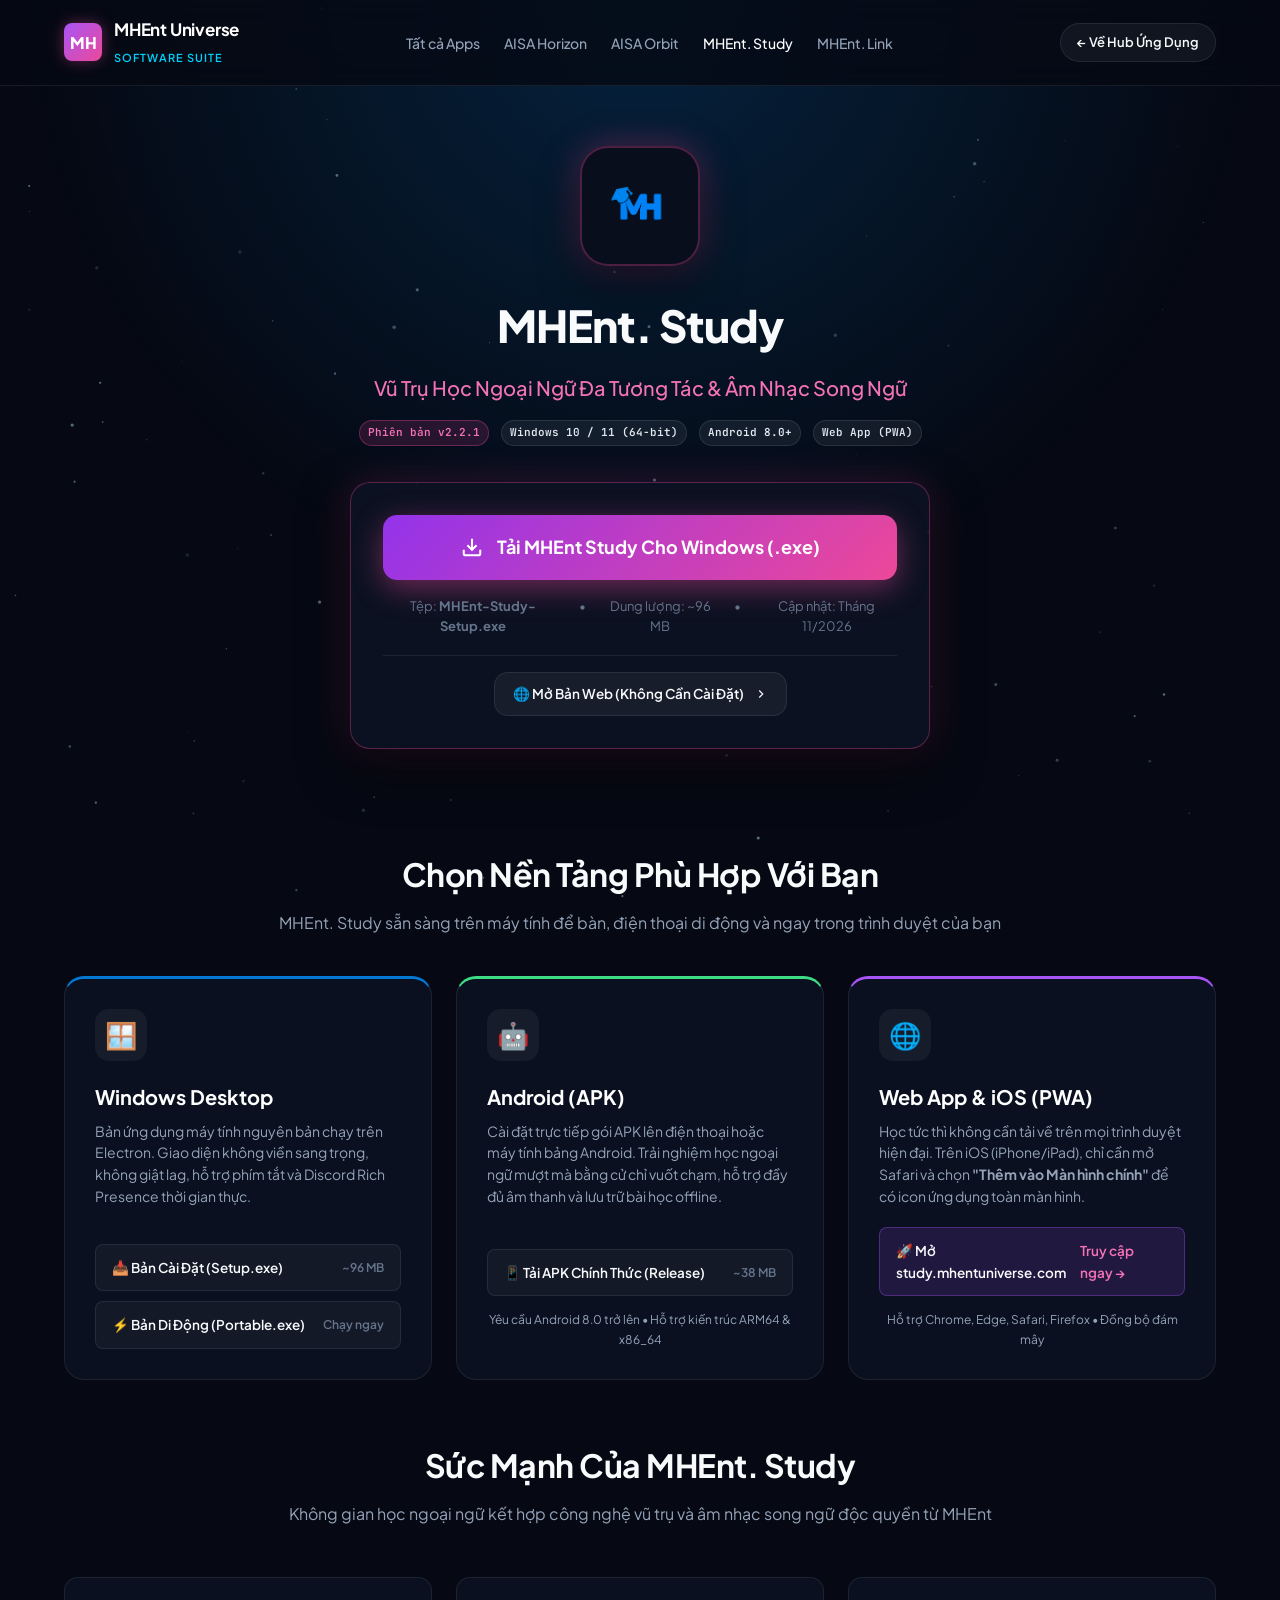
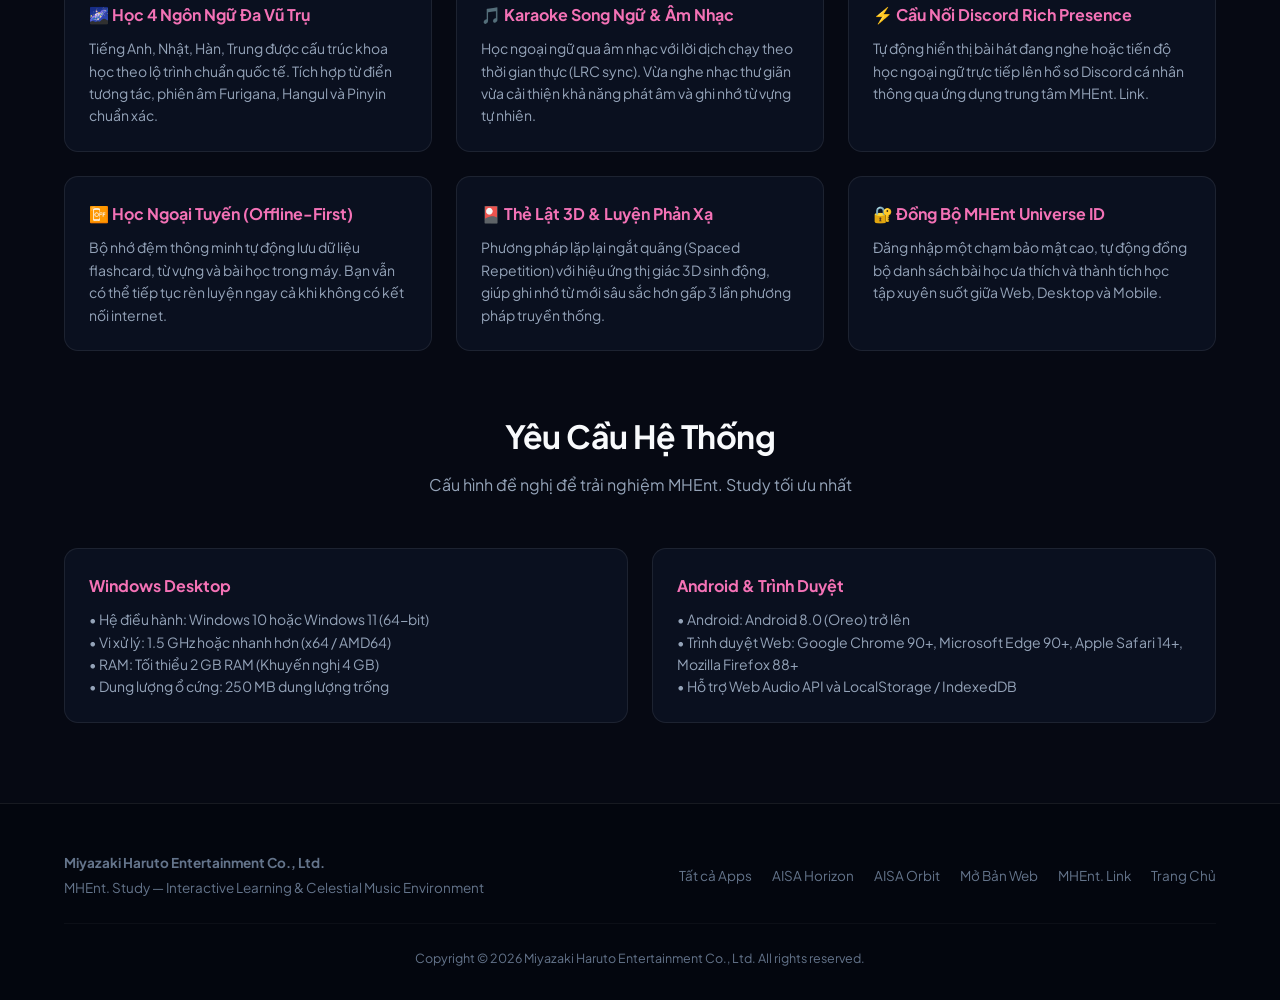
<file: study.html>
<!DOCTYPE html>
<html lang="vi">
<head>
  <meta charset="UTF-8">
  <meta name="viewport" content="width=device-width, initial-scale=1.0">
  <title>Tải Về MHEnt. Study - Vũ Trụ Học Ngoại Ngữ & Âm Nhạc Song Ngữ</title>
  <meta name="description" content="Tải về MHEnt. Study cho Windows (Setup / Portable), Android (APK) và Web App (PWA). Nền tảng học ngoại ngữ thế hệ mới thuộc Miyazaki Haruto Entertainment.">
  <link rel="icon" type="image/png" href="assets/study_logo.png">
  <link rel="stylesheet" href="css/style.css">
</head>
<body id="study-live-release">
  <canvas class="cosmic-canvas"></canvas>

  <!-- Navbar -->
  <header class="navbar">
    <div class="container nav-wrapper">
      <a href="/" class="brand-link">
        <div class="brand-badge-logo" style="background: linear-gradient(135deg, #a855f7, #ec4899); box-shadow: 0 0 15px rgba(236, 72, 153, 0.4);">MH</div>
        <div class="brand-text">
          <h1>MHEnt Universe</h1>
          <span>Software Suite</span>
        </div>
      </a>

      <nav>
        <ul class="nav-links">
          <li><a href="/">Tất cả Apps</a></li>
          <li><a href="/horizon">AISA Horizon</a></li>
          <li><a href="/orbit">AISA Orbit</a></li>
          <li><a href="/study" class="active">MHEnt. Study</a></li>
          <li><a href="/link">MHEnt. Link</a></li>
        </ul>
      </nav>

      <a href="/" class="nav-cta">
        <span>← Về Hub Ứng Dụng</span>
      </a>
    </div>
  </header>

  <main class="container">
    <!-- App Hero -->
    <section class="app-hero">
      <img src="assets/study_logo.png" alt="MHEnt. Study Logo" class="app-hero-icon" style="box-shadow: 0 16px 40px rgba(0, 0, 0, 0.5), 0 0 35px rgba(236, 72, 153, 0.35); border-color: rgba(236, 72, 153, 0.3);">
      <h1>MHEnt. Study</h1>
      <div class="app-hero-tagline" style="color: #f472b6;">Vũ Trụ Học Ngoại Ngữ Đa Tương Tác & Âm Nhạc Song Ngữ</div>
      
      <div class="app-hero-meta">
        <span class="badge badge-version study-version-badge" style="background: rgba(236, 72, 153, 0.15); color: #f472b6; border-color: rgba(236, 72, 153, 0.35);">Phiên bản v2.2.1</span>
        <span class="badge badge-platform">Windows 10 / 11 (64-bit)</span>
        <span class="badge badge-platform">Android 8.0+</span>
        <span class="badge badge-platform">Web App (PWA)</span>
      </div>

      <!-- Main Download Box -->
      <div class="download-box" style="border-color: rgba(236, 72, 153, 0.35); box-shadow: 0 20px 50px rgba(0, 0, 0, 0.5), 0 0 40px rgba(236, 72, 153, 0.2);">
        <a href="https://github.com/mhentuniverse/mhent-study/releases/latest/download/MHEnt-Study-Setup.exe" class="download-btn-main download-btn-study" data-app="study">
          <svg width="22" height="22" viewBox="0 0 24 24" fill="none" stroke="currentColor" stroke-width="2.2"><path d="M21 15v4a2 2 0 0 1-2 2H5a2 2 0 0 1-2-2v-4"></path><polyline points="7 10 12 15 17 10"></polyline><line x1="12" y1="15" x2="12" y2="3"></line></svg>
          <span>Tải MHEnt Study Cho Windows (.exe)</span>
        </a>
        <div class="download-subinfo">
          <span>Tệp: <strong id="name-study-setup">MHEnt-Study-Setup.exe</strong></span>
          <span>•</span>
          <span>Dung lượng: <span id="size-study-setup">~96 MB</span></span>
          <span>•</span>
          <span>Cập nhật: <span id="study-release-date">Tháng 11/2026</span></span>
        </div>
        <div style="margin-top: 18px; padding-top: 16px; border-top: 1px solid rgba(255, 255, 255, 0.08); display: flex; justify-content: center; gap: 16px; flex-wrap: wrap;">
          <a href="https://study.mhentuniverse.com" target="_blank" rel="noopener" class="btn btn-secondary" style="font-size: 13.5px; padding: 10px 18px;">
            <span>🌐 Mở Bản Web (Không Cần Cài Đặt)</span>
            <svg width="14" height="14" viewBox="0 0 24 24" fill="none" stroke="currentColor" stroke-width="2"><polyline points="9 18 15 12 9 6"></polyline></svg>
          </a>
        </div>
      </div>
    </section>

    <!-- Multi-Platform Download Grid -->
    <section class="section-header">
      <h3>Chọn Nền Tảng Phù Hợp Với Bạn</h3>
      <p>MHEnt. Study sẵn sàng trên máy tính để bàn, điện thoại di động và ngay trong trình duyệt của bạn</p>
    </section>

    <div class="platform-grid">
      <!-- Windows Card -->
      <div class="platform-card" style="border-top: 3px solid #0078d4;">
        <div class="platform-icon" style="color: #38bdf8;">🪟</div>
        <h3>Windows Desktop</h3>
        <p>Bản ứng dụng máy tính nguyên bản chạy trên Electron. Giao diện không viền sang trọng, không giật lag, hỗ trợ phím tắt và Discord Rich Presence thời gian thực.</p>
        <div class="platform-actions">
          <a href="https://github.com/mhentuniverse/mhent-study/releases/latest/download/MHEnt-Study-Setup.exe" class="sub-download-link" data-app="study">
            <span>📥 Bản Cài Đặt (Setup.exe)</span>
            <span style="font-size: 12px; color: var(--text-dim);" id="size-study-setup-sub">~96 MB</span>
          </a>
          <a href="https://github.com/mhentuniverse/mhent-study/releases/latest/download/MHEnt-Study-Portable.exe" class="sub-download-link" data-app="study-portable">
            <span>⚡ Bản Di Động (Portable.exe)</span>
            <span style="font-size: 12px; color: var(--text-dim);" id="size-study-portable">Chạy ngay</span>
          </a>
        </div>
      </div>

      <!-- Android Card -->
      <div class="platform-card" style="border-top: 3px solid #3ddc84;">
        <div class="platform-icon" style="color: #3ddc84;">🤖</div>
        <h3>Android (APK)</h3>
        <p>Cài đặt trực tiếp gói APK lên điện thoại hoặc máy tính bảng Android. Trải nghiệm học ngoại ngữ mượt mà bằng cử chỉ vuốt chạm, hỗ trợ đầy đủ âm thanh và lưu trữ bài học offline.</p>
        <div class="platform-actions">
          <a href="https://github.com/mhentuniverse/mhent-study/releases/latest/download/MHEnt-Study-Release.apk" class="sub-download-link" data-app="study-android">
            <span>📱 Tải APK Chính Thức (Release)</span>
            <span style="font-size: 12px; color: var(--text-dim);" id="size-study-android">~38 MB</span>
          </a>
          <div style="font-size: 12px; color: var(--text-muted); text-align: center; margin-top: 4px;">
            Yêu cầu Android 8.0 trở lên • Hỗ trợ kiến trúc ARM64 & x86_64
          </div>
        </div>
      </div>

      <!-- Web & iOS Card -->
      <div class="platform-card" style="border-top: 3px solid #a855f7;">
        <div class="platform-icon" style="color: #c084fc;">🌐</div>
        <h3>Web App & iOS (PWA)</h3>
        <p>Học tức thì không cần tải về trên mọi trình duyệt hiện đại. Trên iOS (iPhone/iPad), chỉ cần mở Safari và chọn <strong>"Thêm vào Màn hình chính"</strong> để có icon ứng dụng toàn màn hình.</p>
        <div class="platform-actions">
          <a href="https://study.mhentuniverse.com" target="_blank" rel="noopener" class="sub-download-link" style="background: rgba(168, 85, 247, 0.15); border-color: rgba(168, 85, 247, 0.35);">
            <span>🚀 Mở study.mhentuniverse.com</span>
            <span style="color: #f472b6;">Truy cập ngay →</span>
          </a>
          <div style="font-size: 12px; color: var(--text-muted); text-align: center; margin-top: 4px;">
            Hỗ trợ Chrome, Edge, Safari, Firefox • Đồng bộ đám mây
          </div>
        </div>
      </div>
    </div>

    <!-- Detailed Highlights -->
    <section class="section-header">
      <h3>Sức Mạnh Của MHEnt. Study</h3>
      <p>Không gian học ngoại ngữ kết hợp công nghệ vũ trụ và âm nhạc song ngữ độc quyền từ MHEnt</p>
    </section>

    <div class="specs-grid">
      <div class="spec-card">
        <h4 style="color: #f472b6;">🌌 Học 4 Ngôn Ngữ Đa Vũ Trụ</h4>
        <p>Tiếng Anh, Nhật, Hàn, Trung được cấu trúc khoa học theo lộ trình chuẩn quốc tế. Tích hợp từ điển tương tác, phiên âm Furigana, Hangul và Pinyin chuẩn xác.</p>
      </div>

      <div class="spec-card">
        <h4 style="color: #f472b6;">🎵 Karaoke Song Ngữ & Âm Nhạc</h4>
        <p>Học ngoại ngữ qua âm nhạc với lời dịch chạy theo thời gian thực (LRC sync). Vừa nghe nhạc thư giãn vừa cải thiện khả năng phát âm và ghi nhớ từ vựng tự nhiên.</p>
      </div>

      <div class="spec-card">
        <h4 style="color: #f472b6;">⚡ Cầu Nối Discord Rich Presence</h4>
        <p>Tự động hiển thị bài hát đang nghe hoặc tiến độ học ngoại ngữ trực tiếp lên hồ sơ Discord cá nhân thông qua ứng dụng trung tâm MHEnt. Link.</p>
      </div>

      <div class="spec-card">
        <h4 style="color: #f472b6;">📴 Học Ngoại Tuyến (Offline-First)</h4>
        <p>Bộ nhớ đệm thông minh tự động lưu dữ liệu flashcard, từ vựng và bài học trong máy. Bạn vẫn có thể tiếp tục rèn luyện ngay cả khi không có kết nối internet.</p>
      </div>

      <div class="spec-card">
        <h4 style="color: #f472b6;">🎴 Thẻ Lật 3D & Luyện Phản Xạ</h4>
        <p>Phương pháp lặp lại ngắt quãng (Spaced Repetition) với hiệu ứng thị giác 3D sinh động, giúp ghi nhớ từ mới sâu sắc hơn gấp 3 lần phương pháp truyền thống.</p>
      </div>

      <div class="spec-card">
        <h4 style="color: #f472b6;">🔐 Đồng Bộ MHEnt Universe ID</h4>
        <p>Đăng nhập một chạm bảo mật cao, tự động đồng bộ danh sách bài học ưa thích và thành tích học tập xuyên suốt giữa Web, Desktop và Mobile.</p>
      </div>
    </div>

    <!-- System Requirements -->
    <section style="margin: 60px 0 20px;">
      <div class="section-header">
        <h3>Yêu Cầu Hệ Thống</h3>
        <p>Cấu hình đề nghị để trải nghiệm MHEnt. Study tối ưu nhất</p>
      </div>

      <div class="specs-grid" style="grid-template-columns: repeat(2, 1fr);">
        <div class="spec-card">
          <h4 style="color: #f472b6;">Windows Desktop</h4>
          <p>• Hệ điều hành: Windows 10 hoặc Windows 11 (64-bit)<br>
          • Vi xử lý: 1.5 GHz hoặc nhanh hơn (x64 / AMD64)<br>
          • RAM: Tối thiểu 2 GB RAM (Khuyến nghị 4 GB)<br>
          • Dung lượng ổ cứng: 250 MB dung lượng trống</p>
        </div>
        <div class="spec-card">
          <h4 style="color: #f472b6;">Android & Trình Duyệt</h4>
          <p>• Android: Android 8.0 (Oreo) trở lên<br>
          • Trình duyệt Web: Google Chrome 90+, Microsoft Edge 90+, Apple Safari 14+, Mozilla Firefox 88+<br>
          • Hỗ trợ Web Audio API và LocalStorage / IndexedDB</p>
        </div>
      </div>
    </section>
  </main>

  <!-- Footer -->
  <footer class="footer">
    <div class="container">
      <div class="footer-content">
        <div>
          <strong>Miyazaki Haruto Entertainment Co., Ltd.</strong>
          <p style="margin-top: 4px;">MHEnt. Study — Interactive Learning & Celestial Music Environment</p>
        </div>
        <ul class="footer-links">
          <li><a href="/">Tất cả Apps</a></li>
          <li><a href="/horizon">AISA Horizon</a></li>
          <li><a href="/orbit">AISA Orbit</a></li>
          <li><a href="https://study.mhentuniverse.com" target="_blank" rel="noopener">Mở Bản Web</a></li>
          <li><a href="/link">MHEnt. Link</a></li>
          <li><a href="https://mhentuniverse.com" target="_blank" rel="noopener">Trang Chủ</a></li>
        </ul>
      </div>
      <div class="footer-bottom">
        Copyright © 2026 Miyazaki Haruto Entertainment Co., Ltd. All rights reserved.
      </div>
    </div>
  </footer>

  <script src="js/config.js"></script>
  <script src="js/main.js"></script>
</body>
</html>
</file>
<file: css/style.css>
/* ==========================================================================
   MHEnt Universe Apps - Celestial Cyber Theme
   Miyazaki Haruto Entertainment Co., Ltd.
   ========================================================================== */

@import url('https://fonts.googleapis.com/css2?family=Plus+Jakarta+Sans:wght@300;400;500;600;700;800&family=JetBrains+Mono:wght@400;500;600&display=swap');

:root {
  --bg-dark: #060913;
  --bg-card: rgba(13, 19, 36, 0.75);
  --bg-card-hover: rgba(18, 26, 48, 0.85);
  --border-card: rgba(255, 255, 255, 0.08);
  --border-card-hover: rgba(0, 162, 255, 0.4);
  --text-main: #f8fafc;
  --text-muted: #94a3b8;
  --text-dim: #64748b;
  --accent-cyan: #00d2ff;
  --accent-blue: #0084ff;
  --accent-purple: #8b5cf6;
  --gradient-primary: linear-gradient(135deg, #00d2ff 0%, #0077ff 50%, #8b5cf6 100%);
  --gradient-glow: radial-gradient(circle at 50% 0%, rgba(0, 150, 255, 0.18) 0%, rgba(6, 9, 19, 0) 70%);
  --radius-sm: 8px;
  --radius-md: 14px;
  --radius-lg: 20px;
  --radius-full: 9999px;
  --shadow-glow: 0 0 30px rgba(0, 140, 255, 0.25);
  --transition: all 0.25s cubic-bezier(0.16, 1, 0.3, 1);
}

* {
  margin: 0;
  padding: 0;
  box-sizing: border-box;
}

body {
  font-family: 'Plus Jakarta Sans', -apple-system, BlinkMacSystemFont, 'Segoe UI', Roboto, sans-serif;
  background-color: var(--bg-dark);
  color: var(--text-main);
  line-height: 1.6;
  overflow-x: hidden;
  position: relative;
  min-height: 100vh;
}

/* Background Atmosphere */
body::before {
  content: '';
  position: fixed;
  top: 0;
  left: 0;
  right: 0;
  height: 600px;
  background: var(--gradient-glow);
  pointer-events: none;
  z-index: 0;
}

.cosmic-canvas {
  position: fixed;
  top: 0;
  left: 0;
  width: 100%;
  height: 100%;
  pointer-events: none;
  z-index: 0;
  opacity: 0.55;
}

/* Container */
.container {
  max-width: 1200px;
  margin: 0 auto;
  padding: 0 24px;
  position: relative;
  z-index: 1;
}

/* Navigation Bar */
.navbar {
  position: sticky;
  top: 0;
  width: 100%;
  background: rgba(6, 9, 19, 0.8);
  backdrop-filter: blur(16px);
  -webkit-backdrop-filter: blur(16px);
  border-bottom: 1px solid var(--border-card);
  z-index: 100;
  padding: 16px 0;
}

.nav-wrapper {
  display: flex;
  align-items: center;
  justify-content: space-between;
}

.brand-link {
  display: flex;
  align-items: center;
  gap: 12px;
  text-decoration: none;
  color: #fff;
}

.brand-badge-logo {
  width: 38px;
  height: 38px;
  border-radius: var(--radius-sm);
  background: linear-gradient(135deg, #0284c7, #2563eb);
  display: flex;
  align-items: center;
  justify-content: center;
  font-weight: 800;
  font-size: 16px;
  color: #fff;
  letter-spacing: -0.5px;
  box-shadow: 0 0 15px rgba(2, 132, 199, 0.4);
}

.brand-text h1 {
  font-size: 17px;
  font-weight: 700;
  letter-spacing: -0.2px;
}

.brand-text span {
  font-size: 11px;
  color: var(--accent-cyan);
  text-transform: uppercase;
  letter-spacing: 1px;
  font-weight: 600;
}

.nav-links {
  display: flex;
  align-items: center;
  gap: 24px;
  list-style: none;
}

.nav-links a {
  color: var(--text-muted);
  text-decoration: none;
  font-size: 14px;
  font-weight: 500;
  transition: var(--transition);
}

.nav-links a:hover,
.nav-links a.active {
  color: #fff;
}

.nav-cta {
  background: rgba(255, 255, 255, 0.05);
  border: 1px solid var(--border-card);
  padding: 8px 16px;
  border-radius: var(--radius-full);
  color: var(--text-main);
  text-decoration: none;
  font-size: 13px;
  font-weight: 600;
  transition: var(--transition);
  display: flex;
  align-items: center;
  gap: 6px;
}

.nav-cta:hover {
  background: rgba(0, 162, 255, 0.15);
  border-color: var(--accent-blue);
  color: #fff;
}

/* Hero Section */
.hero {
  padding: 80px 0 60px;
  text-align: center;
}

.hero-pill {
  display: inline-flex;
  align-items: center;
  gap: 8px;
  background: rgba(0, 210, 255, 0.08);
  border: 1px solid rgba(0, 210, 255, 0.25);
  padding: 6px 16px;
  border-radius: var(--radius-full);
  font-size: 12.5px;
  font-weight: 600;
  color: var(--accent-cyan);
  margin-bottom: 24px;
}

.hero-pill-dot {
  width: 7px;
  height: 7px;
  border-radius: 50%;
  background: var(--accent-cyan);
  box-shadow: 0 0 8px var(--accent-cyan);
}

.hero-title {
  font-size: 52px;
  font-weight: 800;
  letter-spacing: -1.5px;
  line-height: 1.15;
  margin-bottom: 20px;
}

.gradient-text {
  background: var(--gradient-primary);
  -webkit-background-clip: text;
  -webkit-text-fill-color: transparent;
}

.hero-subtitle {
  font-size: 18px;
  color: var(--text-muted);
  max-width: 680px;
  margin: 0 auto 36px;
  font-weight: 400;
}

/* Suite Grid */
.apps-grid {
  display: grid;
  grid-template-columns: repeat(2, 1fr);
  gap: 32px;
  margin: 40px 0 80px;
}

@media (max-width: 900px) {
  .apps-grid {
    grid-template-columns: 1fr;
  }
}

/* App Card */
.app-card {
  background: var(--bg-card);
  border: 1px solid var(--border-card);
  border-radius: var(--radius-lg);
  padding: 36px;
  backdrop-filter: blur(14px);
  -webkit-backdrop-filter: blur(14px);
  transition: var(--transition);
  position: relative;
  overflow: hidden;
  display: flex;
  flex-direction: column;
}

.app-card::before {
  content: '';
  position: absolute;
  top: 0;
  left: 0;
  right: 0;
  height: 3px;
  background: var(--gradient-primary);
  opacity: 0;
  transition: var(--transition);
}

.app-card:hover {
  transform: translateY(-4px);
  border-color: var(--border-card-hover);
  box-shadow: 0 20px 40px rgba(0, 0, 0, 0.4), var(--shadow-glow);
  background: var(--bg-card-hover);
}

.app-card:hover::before {
  opacity: 1;
}

.card-header {
  display: flex;
  align-items: flex-start;
  gap: 20px;
  margin-bottom: 24px;
}

.app-icon {
  width: 72px;
  height: 72px;
  border-radius: var(--radius-md);
  object-fit: contain;
  background: #090e1c;
  padding: 8px;
  border: 1px solid rgba(255, 255, 255, 0.1);
  box-shadow: 0 8px 24px rgba(0, 0, 0, 0.35);
  transition: var(--transition);
}

.app-card:hover .app-icon {
  transform: scale(1.05);
  border-color: var(--accent-cyan);
}

.card-title-group h2 {
  font-size: 26px;
  font-weight: 700;
  letter-spacing: -0.5px;
  margin-bottom: 6px;
  display: flex;
  align-items: center;
  gap: 10px;
}

.badge {
  font-size: 11px;
  font-family: 'JetBrains Mono', monospace;
  padding: 3px 8px;
  border-radius: var(--radius-full);
  font-weight: 600;
  letter-spacing: 0;
}

.badge-version {
  background: rgba(0, 210, 255, 0.12);
  color: var(--accent-cyan);
  border: 1px solid rgba(0, 210, 255, 0.3);
}

.badge-platform {
  background: rgba(255, 255, 255, 0.06);
  color: #e2e8f0;
  border: 1px solid rgba(255, 255, 255, 0.1);
}

.card-tagline {
  color: var(--text-muted);
  font-size: 14.5px;
  font-weight: 500;
}

.card-desc {
  color: #cbd5e1;
  font-size: 15px;
  line-height: 1.65;
  margin-bottom: 28px;
  flex-grow: 1;
}

/* Feature List */
.feature-list {
  list-style: none;
  margin-bottom: 32px;
  display: flex;
  flex-direction: column;
  gap: 12px;
}

.feature-list li {
  display: flex;
  align-items: center;
  gap: 12px;
  font-size: 14px;
  color: #94a3b8;
}

.feature-icon {
  color: var(--accent-cyan);
  font-size: 16px;
  flex-shrink: 0;
}

/* Button Group */
.card-actions {
  display: flex;
  gap: 12px;
  align-items: center;
}

.btn {
  display: inline-flex;
  align-items: center;
  justify-content: center;
  gap: 10px;
  padding: 13px 24px;
  border-radius: var(--radius-md);
  font-size: 14.5px;
  font-weight: 600;
  text-decoration: none;
  cursor: pointer;
  transition: var(--transition);
  border: 1px solid transparent;
}

.btn-primary {
  background: linear-gradient(135deg, #0084ff, #0055ff);
  color: #fff;
  box-shadow: 0 4px 18px rgba(0, 132, 255, 0.35);
  flex: 1;
}

.btn-primary:hover {
  background: linear-gradient(135deg, #0095ff, #0066ff);
  transform: translateY(-2px);
  box-shadow: 0 8px 24px rgba(0, 132, 255, 0.5);
  color: #fff;
}

.btn-secondary {
  background: rgba(255, 255, 255, 0.05);
  border-color: var(--border-card);
  color: var(--text-main);
  padding: 13px 18px;
}

.btn-secondary:hover {
  background: rgba(255, 255, 255, 0.1);
  border-color: rgba(255, 255, 255, 0.2);
  color: #fff;
}

.btn-orbit {
  background: linear-gradient(135deg, #7c3aed, #4f46e5);
  box-shadow: 0 4px 18px rgba(124, 58, 237, 0.35);
}

.btn-orbit:hover {
  background: linear-gradient(135deg, #8b5cf6, #6366f1);
  box-shadow: 0 8px 24px rgba(124, 58, 237, 0.5);
}

.btn-aurora {
  background: linear-gradient(135deg, #00f0ff, #a855f7);
  box-shadow: 0 4px 18px rgba(0, 240, 255, 0.35);
  color: #070913 !important;
  font-weight: 700;
}

.btn-aurora:hover {
  background: linear-gradient(135deg, #38bdf8, #c084fc);
  box-shadow: 0 8px 24px rgba(168, 85, 247, 0.5);
  color: #fff !important;
}

/* More Apps Section */
.more-apps {
  margin: 60px 0 100px;
}

.section-header {
  text-align: center;
  margin-bottom: 40px;
}

.section-header h3 {
  font-size: 32px;
  font-weight: 700;
  letter-spacing: -0.5px;
  margin-bottom: 10px;
}

.section-header p {
  color: var(--text-muted);
  font-size: 16px;
}

.mini-grid {
  display: grid;
  grid-template-columns: repeat(3, 1fr);
  gap: 24px;
}

@media (max-width: 900px) {
  .mini-grid {
    grid-template-columns: 1fr;
  }
}

.mini-card {
  background: rgba(13, 19, 36, 0.5);
  border: 1px solid var(--border-card);
  border-radius: var(--radius-md);
  padding: 24px;
  transition: var(--transition);
  text-decoration: none;
  color: inherit;
  display: flex;
  flex-direction: column;
}

.mini-card:hover {
  border-color: rgba(0, 162, 255, 0.3);
  transform: translateY(-3px);
  background: rgba(18, 26, 48, 0.7);
}

.mini-card-icon {
  width: 48px;
  height: 48px;
  border-radius: var(--radius-sm);
  background: rgba(255, 255, 255, 0.05);
  display: flex;
  align-items: center;
  justify-content: center;
  font-size: 24px;
  margin-bottom: 16px;
}

.mini-card h4 {
  font-size: 18px;
  font-weight: 600;
  margin-bottom: 6px;
}

.mini-card p {
  font-size: 13.5px;
  color: var(--text-muted);
  line-height: 1.5;
  margin-bottom: 16px;
  flex-grow: 1;
}

.mini-card-link {
  font-size: 13px;
  font-weight: 600;
  color: var(--accent-cyan);
  display: flex;
  align-items: center;
  gap: 6px;
}

/* Detail Showcase Page Layout */
.app-hero {
  padding: 60px 0 40px;
  text-align: center;
}

.app-hero-icon {
  width: 120px;
  height: 120px;
  border-radius: 28px;
  background: #090e1c;
  padding: 16px;
  border: 2px solid rgba(255, 255, 255, 0.12);
  box-shadow: 0 16px 40px rgba(0, 0, 0, 0.5), 0 0 30px rgba(0, 162, 255, 0.2);
  margin: 0 auto 24px;
  display: block;
}

.app-hero h1 {
  font-size: 44px;
  font-weight: 800;
  letter-spacing: -1px;
  margin-bottom: 12px;
}

.app-hero-tagline {
  font-size: 20px;
  color: var(--accent-cyan);
  font-weight: 500;
  margin-bottom: 16px;
}

.app-hero-meta {
  display: flex;
  justify-content: center;
  gap: 12px;
  margin-bottom: 36px;
}

.download-box {
  max-width: 580px;
  margin: 0 auto 60px;
  background: rgba(13, 19, 36, 0.85);
  border: 1px solid rgba(0, 162, 255, 0.3);
  border-radius: var(--radius-lg);
  padding: 32px;
  backdrop-filter: blur(20px);
  box-shadow: 0 20px 50px rgba(0, 0, 0, 0.5), 0 0 40px rgba(0, 132, 255, 0.15);
  text-align: center;
}

.download-btn-main {
  display: flex;
  align-items: center;
  justify-content: center;
  gap: 14px;
  width: 100%;
  padding: 18px 32px;
  background: linear-gradient(135deg, #0084ff, #0055ff);
  color: #fff;
  border-radius: var(--radius-md);
  font-size: 18px;
  font-weight: 700;
  text-decoration: none;
  box-shadow: 0 8px 30px rgba(0, 132, 255, 0.45);
  transition: var(--transition);
  margin-bottom: 16px;
}

.download-btn-main:hover {
  transform: translateY(-2px);
  box-shadow: 0 12px 36px rgba(0, 132, 255, 0.6);
  background: linear-gradient(135deg, #0095ff, #0066ff);
}

.download-btn-orbit {
  background: linear-gradient(135deg, #7c3aed, #4f46e5);
  box-shadow: 0 8px 30px rgba(124, 58, 237, 0.45);
}

.download-btn-orbit:hover {
  background: linear-gradient(135deg, #8b5cf6, #6366f1);
  box-shadow: 0 12px 36px rgba(124, 58, 237, 0.6);
}

.download-subinfo {
  display: flex;
  justify-content: center;
  gap: 16px;
  font-size: 13px;
  color: var(--text-dim);
}

.specs-grid {
  display: grid;
  grid-template-columns: repeat(3, 1fr);
  gap: 24px;
  margin: 50px 0;
}

@media (max-width: 768px) {
  .specs-grid {
    grid-template-columns: 1fr;
  }
}

.spec-card {
  background: var(--bg-card);
  border: 1px solid var(--border-card);
  border-radius: var(--radius-md);
  padding: 24px;
}

.spec-card h4 {
  font-size: 16px;
  color: var(--accent-cyan);
  margin-bottom: 10px;
  display: flex;
  align-items: center;
  gap: 8px;
}

.spec-card p {
  font-size: 14px;
  color: var(--text-muted);
}

/* Footer */
.footer {
  border-top: 1px solid var(--border-card);
  background: rgba(4, 7, 14, 0.95);
  padding: 48px 0 32px;
  font-size: 13.5px;
  color: var(--text-dim);
  margin-top: 80px;
}

.footer-content {
  display: flex;
  justify-content: space-between;
  align-items: center;
  margin-bottom: 24px;
  flex-wrap: wrap;
  gap: 16px;
}

.footer-links {
  display: flex;
  gap: 20px;
  list-style: none;
}

.footer-links a {
  color: var(--text-dim);
  text-decoration: none;
  transition: var(--transition);
}

.footer-links a:hover {
  color: var(--text-muted);
}

.footer-bottom {
  text-align: center;
  border-top: 1px solid rgba(255, 255, 255, 0.04);
  padding-top: 24px;
  font-size: 12.5px;
}


/* Study App Specific & Multi-Platform Download Styling */
.btn-study {
  background: linear-gradient(135deg, #a855f7, #ec4899);
  box-shadow: 0 4px 18px rgba(236, 72, 153, 0.35);
  color: #fff !important;
}

.btn-study:hover {
  background: linear-gradient(135deg, #c084fc, #f43f5e);
  box-shadow: 0 8px 24px rgba(236, 72, 153, 0.5);
  color: #fff !important;
}

.download-btn-study {
  background: linear-gradient(135deg, #9333ea, #ec4899);
  box-shadow: 0 8px 30px rgba(236, 72, 153, 0.45);
}

.download-btn-study:hover {
  background: linear-gradient(135deg, #a855f7, #f43f5e);
  box-shadow: 0 12px 36px rgba(236, 72, 153, 0.6);
}

.platform-grid {
  display: grid;
  grid-template-columns: repeat(3, 1fr);
  gap: 24px;
  margin: 40px 0 60px;
}

@media (max-width: 960px) {
  .platform-grid {
    grid-template-columns: 1fr;
  }
}

.platform-card {
  background: var(--bg-card);
  border: 1px solid var(--border-card);
  border-radius: var(--radius-lg);
  padding: 30px;
  display: flex;
  flex-direction: column;
  transition: var(--transition);
  position: relative;
  overflow: hidden;
}

.platform-card:hover {
  border-color: rgba(168, 85, 247, 0.4);
  transform: translateY(-4px);
  box-shadow: 0 16px 36px rgba(0, 0, 0, 0.4), 0 0 25px rgba(168, 85, 247, 0.2);
}

.platform-icon {
  width: 52px;
  height: 52px;
  border-radius: var(--radius-md);
  background: rgba(255, 255, 255, 0.05);
  display: flex;
  align-items: center;
  justify-content: center;
  font-size: 26px;
  margin-bottom: 20px;
}

.platform-card h3 {
  font-size: 20px;
  font-weight: 700;
  margin-bottom: 8px;
  color: #fff;
}

.platform-card p {
  font-size: 14px;
  color: var(--text-muted);
  line-height: 1.55;
  margin-bottom: 20px;
  flex-grow: 1;
}

.platform-actions {
  display: flex;
  flex-direction: column;
  gap: 10px;
}

.sub-download-link {
  display: flex;
  align-items: center;
  justify-content: space-between;
  padding: 12px 16px;
  background: rgba(255, 255, 255, 0.04);
  border: 1px solid var(--border-card);
  border-radius: var(--radius-sm);
  color: var(--text-main);
  text-decoration: none;
  font-size: 13.5px;
  font-weight: 600;
  transition: var(--transition);
}

.sub-download-link:hover {
  background: rgba(255, 255, 255, 0.09);
  border-color: rgba(255, 255, 255, 0.2);
  color: #fff;
}
</file>
